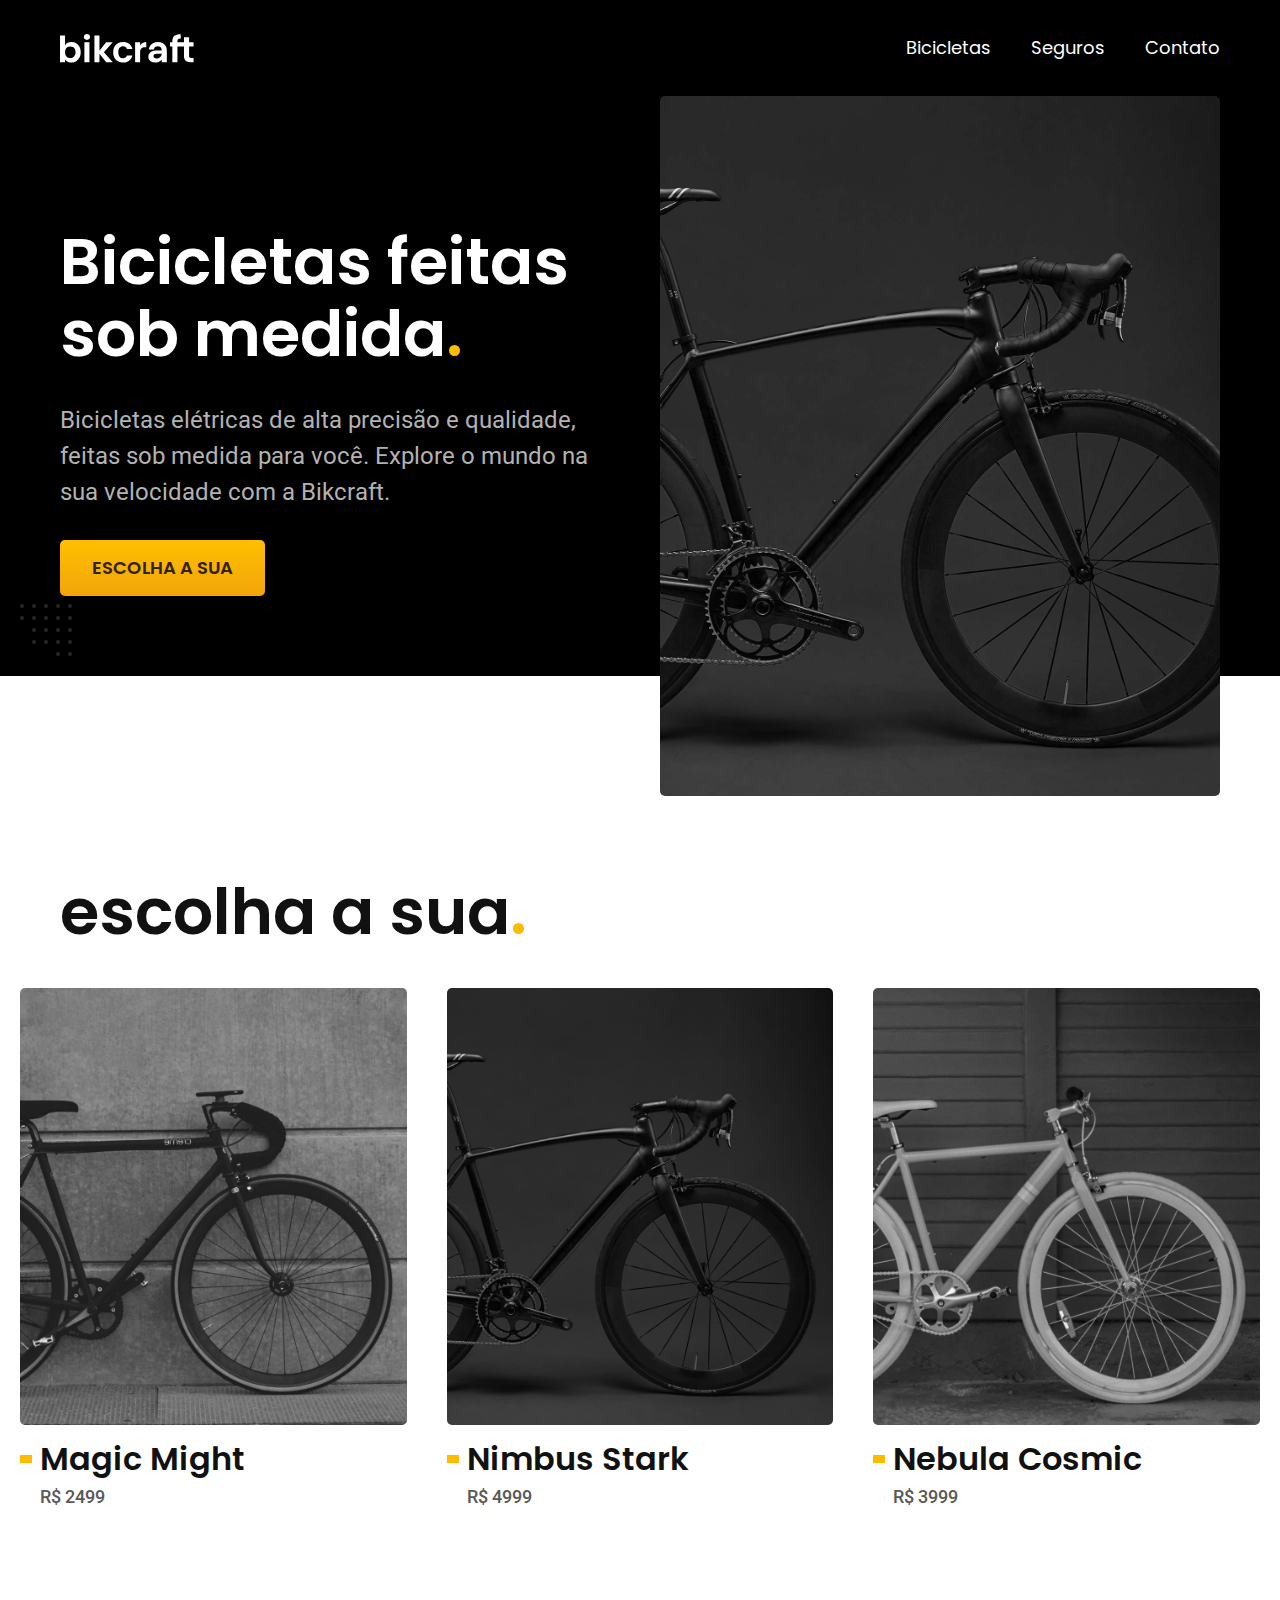
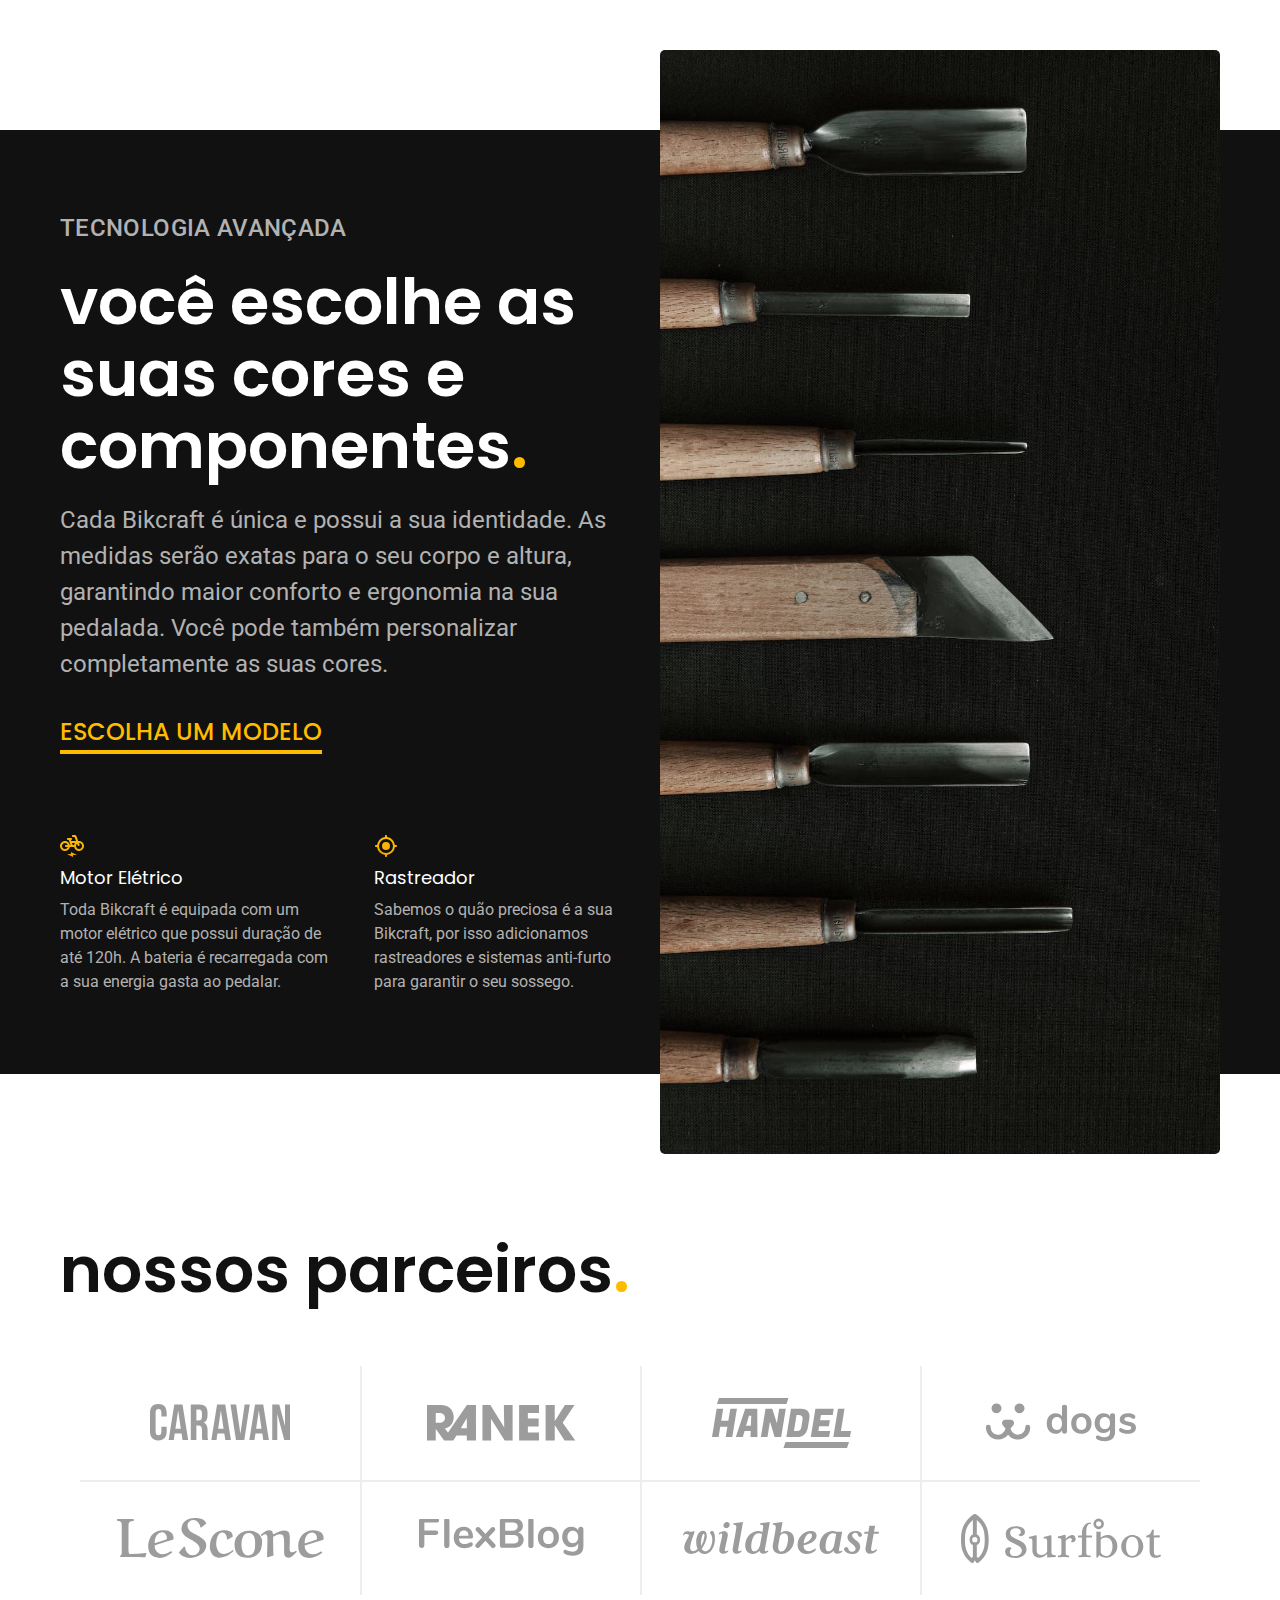
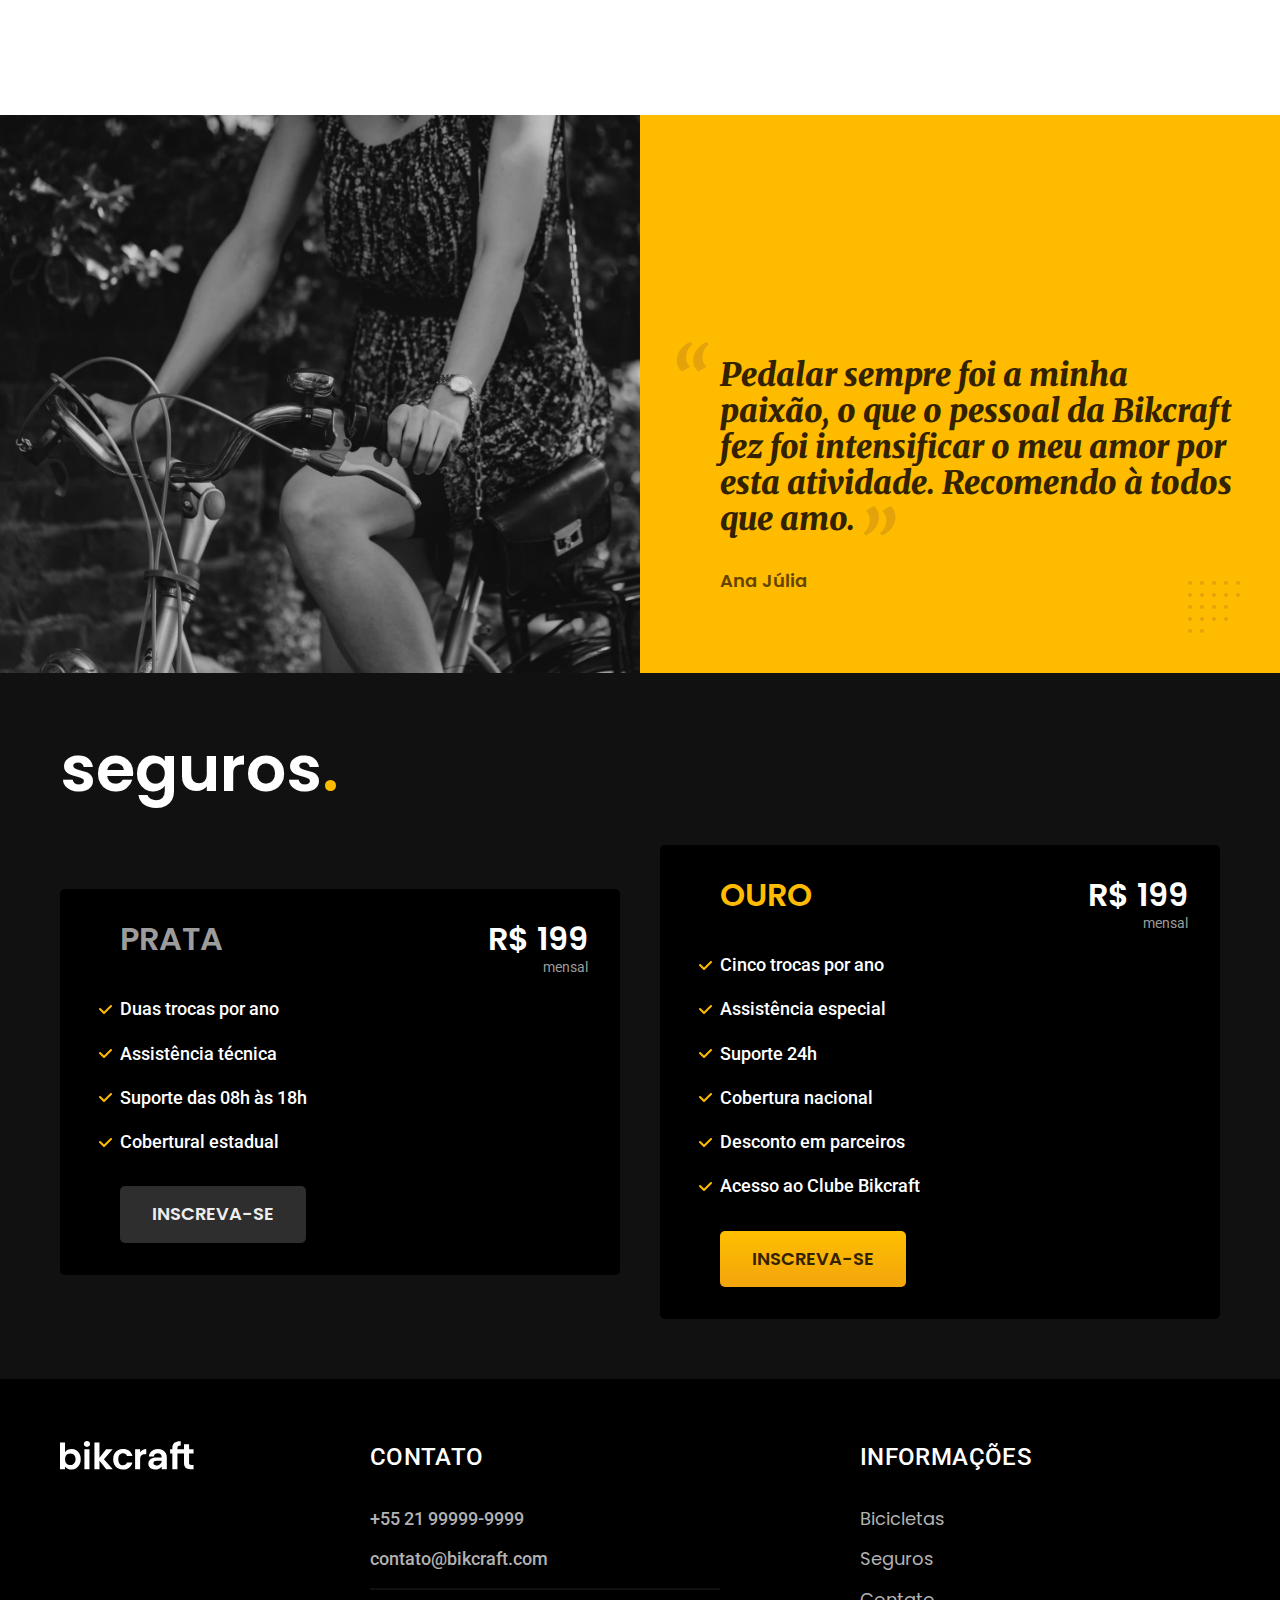
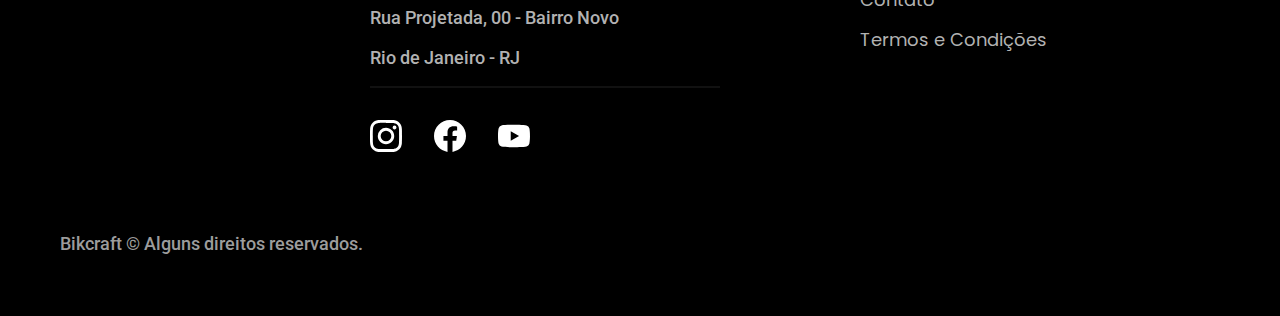
<file: index.html>
<!DOCTYPE html>
<html lang="pt-br">

<head>
    <meta charset="UTF-8">
    <meta name="viewport" content="width=device-width, initial-scale=1.0">
    <meta name="description" content="Bicicletas elétricas de alta precisão e qualidade, feitas sob medida para você. Explore o mundo na sua velocidade com a Bikcraft.">
    <title>Bikcraft - Bicicletas Elétricas</title>

    <link rel="icon" href="./favicon.svg" type="image/svg+xml">
    <link rel="preload" href="./css/style.min.css">
    <link rel="stylesheet" href="./css/style.min.css">

    <link rel="preconnect" href="https://fonts.googleapis.com">
    <link rel="preconnect" href="https://fonts.gstatic.com" crossorigin>
    <link href="https://fonts.googleapis.com/css2?family=Poppins:wght@400;600&family=Roboto:wght@400;500&display=swap" rel="stylesheet">
    <link rel="preconnect" href="https://fonts.googleapis.com">
    <link rel="preconnect" href="https://fonts.gstatic.com" crossorigin>
    <link href="https://fonts.googleapis.com/css2?family=Merriweather:ital,wght@1,900&display=swap" rel="stylesheet">
    <script>document.documentElement.classList.add('js')</script>
</head>

<body>
    <header class="header-bg">
        <div class="header container">
            <a href="./"><img src="./img/bikcraft.svg" width="136" height="32" alt="Bikcraft"></a>
            <nav aria-label="primaria">
                <ul class="header-menu font-6 cor-0">
                    <li> <a href="./bicicletas.html">Bicicletas</a></li>
                    <li> <a href="./seguros.html">Seguros</a></li>
                    <li> <a href="./contato.html">Contato</a></li>
                </ul>
            </nav>
        </div>
    </header>
    <main class="introducao-bg">
        <div class="container introducao">
            <div class="introducao-conteudo">
                <h1 class="font-1 cor-0">Bicicletas feitas sob medida<span class="cor-p1">.</span></h1>
                <p class="font-4 cor-5">Bicicletas elétricas de alta precisão e qualidade, feitas sob medida para você. Explore o mundo na sua velocidade com a Bikcraft.</p>
                <a class="botao" href="./bicicletas.html">Escolha a sua</a>
            </div>
            <div>
                <picture>
                    <source media="(max-width: 800px)" srcset="./img/bicicletas/nimbus.jpg">
                    <img src="./img/fotos/introducao.jpg" width="1280" height="1600" alt="Bicicleta preta com motor elétrico">
                </picture>
            </div>
        </div>
    </main>
    <article class="bicicletas-lista">
        <h2 class="container font-1">escolha a sua<span class="cor-p1">.</span></h2>

        <ul>
            <li>
                <a href="./bicicletas/magic.html">
                    <img src="./img/bicicletas/magic-home.jpg" width="920" height="1040" alt="Bicicleta preta">
                    <h3 class="font-2">Magic Might</h3>
                    <span class="font-8 cor-8">R$ 2499</span>
                </a>
            </li>
            <li>
                <a href="./bicicletas/nimbus.html">
                    <img src="./img/bicicletas/nimbus-home.jpg" width="920" height="1040" alt="Bicicleta preta">
                    <h3 class="font-2">Nimbus Stark</h3>
                    <span class="font-8 cor-8">R$ 4999</span>
                </a>
            </li>
            <li>
                <a href="./bicicletas/nebula.html">
                    <img src="./img/bicicletas/nebula-home.jpg" width="920" height="1040" alt="Bicicleta branca">
                    <h3 class="font-2">Nebula Cosmic</h3>
                    <span class="font-8 cor-8">R$ 3999</span>
                </a>
            </li>
        </ul>
    </article>

    <article class="tecnologia-bg">
        <div class="tecnologia container">
            <div class="tecnologia-conteudo">
                <span class="font-5 cor-5">Tecnologia Avançada</span>
                <h2 class="font-1 cor-0">você escolhe as suas cores e componentes<span class="cor-p1">.</span></h2>
                <p class="font-4 cor-5">Cada Bikcraft é única e possui a sua identidade. As medidas serão exatas para o seu corpo e altura, garantindo maior conforto e ergonomia na sua pedalada. Você pode também personalizar completamente as suas cores.</p>
                <a class="link" href="./bicicletas.html">Escolha um modelo</a>
                <div class="tecnologia-vantagens">
                    <div>
                        <img src="./img/icones/eletrica.svg" width="24" height="24" alt="">
                        <h3 class="font-6 cor-0">Motor Elétrico</h3>
                        <p class="font-10 cor-5">Toda Bikcraft é equipada com um motor elétrico que possui duração de até 120h. A bateria é recarregada com a sua energia gasta ao pedalar.</p>
                    </div>
                    <div>
                        <img src="./img/icones/rastreador.svg" width="24" height="24" alt="">
                        <h3 class="font-6 cor-0">Rastreador</h3>
                        <p class="font-10 cor-5">Sabemos o quão preciosa é a sua Bikcraft, por isso adicionamos rastreadores e sistemas anti-furto para garantir o seu sossego.</p>
                    </div>
                </div>
            </div>
            <div class="tecnologia-imagem">
                <img src="./img/fotos/tecnologia.jpg" width="1200" height="1920" alt="">
            </div>
        </div>
    </article>
    <section class="container  parceiros" aria-label="Nossos Parceiros">
        <h2 class="font-1 cor-11">nossos parceiros<span class="cor-p1">.</span></h2>
        <ul>
            <li><img src="./img/parceiros/caravan.svg" width="140" height="38" alt="caravan"></li>
            <li><img src="./img/parceiros/ranek.svg" width="149" height="36" alt="ranek"></li>
            <li><img src="./img/parceiros/handel.svg" width="139" height="50" alt="handel"></li>
            <li><img src="./img/parceiros/dogs.svg" width="152" height="39" alt="dogs"></li>
            <li><img src="./img/parceiros/lescone.svg" width="208" height="41" alt="lescone"></li>
            <li><img src="./img/parceiros/flexblog.svg" width="165" height="38" alt="flexblog"></li>
            <li><img src="./img/parceiros/wildbeast.svg" width="196" height="34" alt="wildbeast"></li>
            <li><img src="./img/parceiros/surfbot.svg" width="200" height="49" alt="surfbot"></li>
        </ul>
    </section>
    <section class="depoimento" aria-label="Depoimento">
        <div>
            <img src="./img/fotos/depoimento.jpg" width="1560" height="1360" alt="Pessoa pedalando uma bicicleta Bikcraft">
        </div>
        <div class="depoimento-conteudo">
            <blockquote class="font-2 cor-p5">
                <p>Pedalar sempre foi a minha paixão, o que o pessoal da Bikcraft fez foi intensificar o meu amor por esta atividade. Recomendo à todos que amo.</p>
            </blockquote>
            <span class="font-7 cor-p4">Ana Júlia</span>
        </div>
    </section>
    <article class="seguros-bg">
        <div class="seguros container">
            <h2 class="font-1 cor-0">seguros<span class="cor-p1">.</span></h2>
            <div class="seguros-item">
                <h3 class="font-2 cor-6">PRATA</h3>
                <span class="font-2 cor-0">R$ 199 <span class="font-11 cor-6">mensal</span></span>
                <ul class="font-8 cor-0">
                    <li>Duas trocas por ano</li>
                    <li>Assistência técnica</li>
                    <li>Suporte das 08h às 18h</li>
                    <li>Cobertural estadual</li>
                </ul>
                <a class="botao secundario" href="./orcamento.html?tipo=seguro&produto=prata">Inscreva-se</a>
            </div>
            <div class="seguros-item">
                <h3 class="font-2 cor-p1">OURO</h3>
                <span class="font-2 cor-0">R$ 199 <span class="font-11 cor-6">mensal</span></span>
                <ul class="font-8 cor-0">
                    <li>Cinco trocas por ano</li>
                    <li>Assistência especial</li>
                    <li>Suporte 24h</li>
                    <li>Cobertura nacional</li>
                    <li>Desconto em parceiros</li>
                    <li>Acesso ao Clube Bikcraft</li>
                </ul>
                <a class="botao" href="./orcamento.html?tipo=seguro&produto=ouro">Inscreva-se</a>
            </div>
        </div>
    </article>
    <footer class="footer-bg">
        <div class="footer container">
            <img src="./img/bikcraft.svg" width="136" height="32" alt="Bikcraft">
            <div class="footer-contato">
                <h3 class="font-5 cor-0">Contato</h3>
                <ul class="cor-5 font-8">
                    <li>+55 21 99999-9999</li>
                    <li>contato@bikcraft.com</li>
                    <li>Rua Projetada, 00 - Bairro Novo</li>
                    <li>Rio de Janeiro - RJ</li>
                </ul>
                <div class="footer-redes">
                    <a href="./"><img src="./img/redes/instagram.svg" width="32" height="32" alt="Instagram"></a>
                    <a href="./"><img src="./img/redes/facebook.svg" width="32" height="32" alt="Facebook"></a>
                    <a href="./"><img src="./img/redes/youtube.svg" width="32" height="32" alt="Youtube"></a>
                </div>
            </div>
            <div class="footer-info">
                <h3 class="font-5 cor-0">Informações</h3>
                <nav>
                    <ul class="font-6 cor-5">
                        <li><a href="./bicicletas.html">Bicicletas</a></li>
                        <li><a href="./seguros.html">Seguros</a></li>
                        <li><a href="./contato.html">Contato</a></li>
                        <li><a href="./termos.html">Termos e Condições</a></li>
                    </ul>
                </nav>
            </div>
            <p class="footer-copy font-8 cor-6">Bikcraft © Alguns direitos reservados.</p>
        </div>
    </footer>
    <script src="./js/script.js"></script>
</body>

</html>
</file>
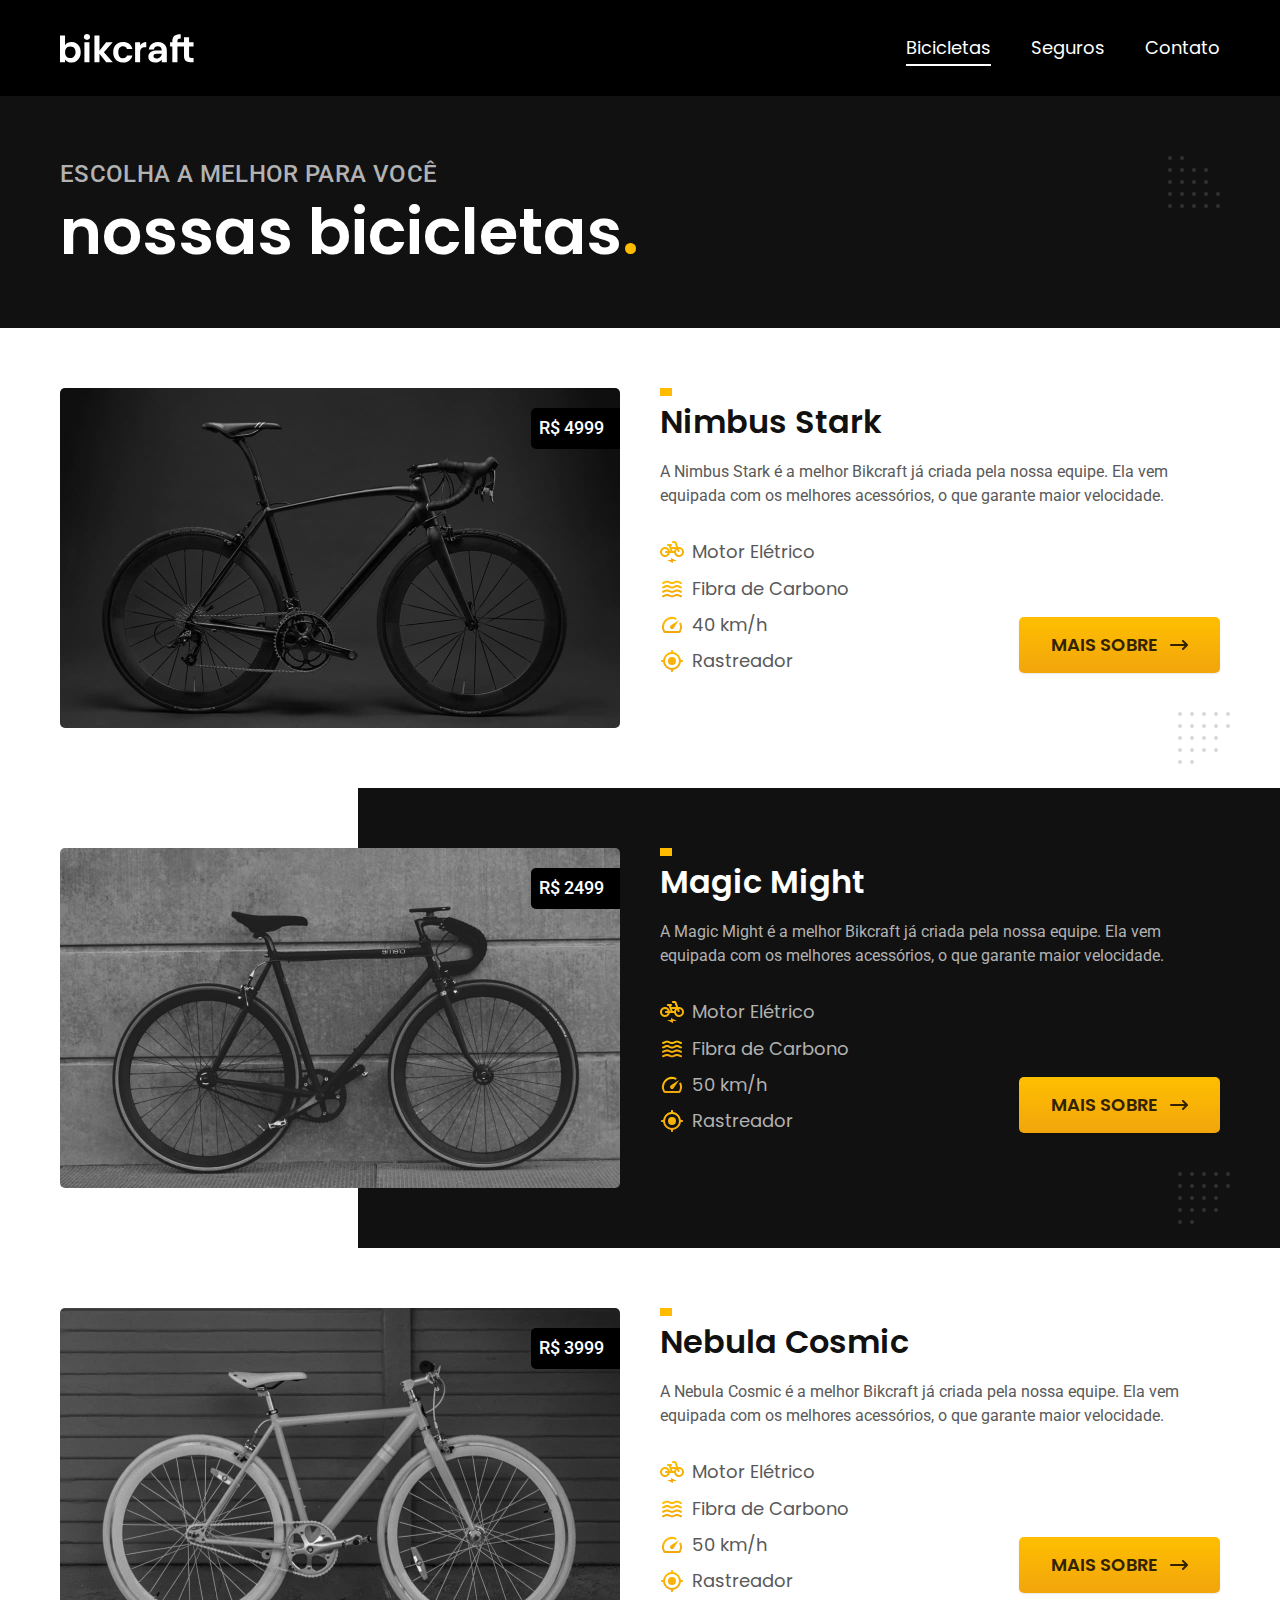
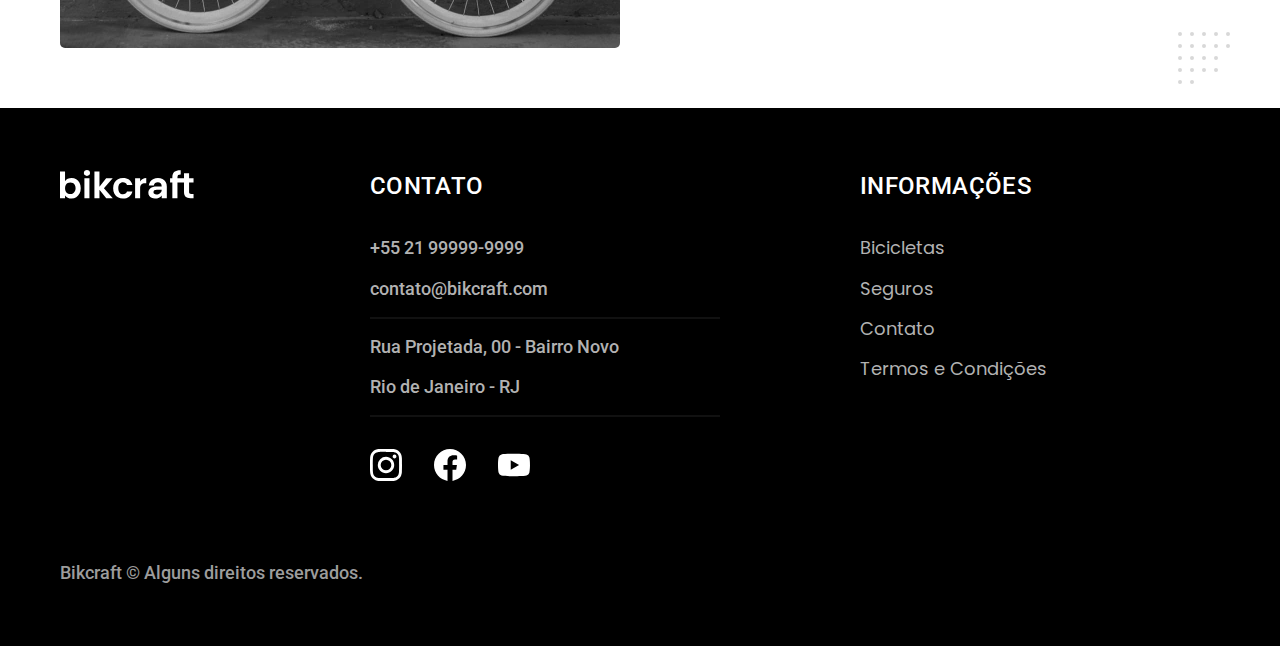
<file: bicicletas.html>
<!DOCTYPE html>
<html lang="pt-br">
  <head>
    <meta charset="UTF-8"/>
    <meta name="viewport" content="width=device-width, initial-scale=1.0"/>
    <title>Bicicletas | Bikcraft</title>
    <meta
      name="description"
      content="Termos e Condições | Bicicletas elétricas de alta precisão e qualidade, feitas sob medida para você."/>
    <link rel="stylesheet" href="./css/style.min.css"/>
    <link rel="preconnect" href="https://fonts.googleapis.com"/>
    <link rel="preconnect" href="https://fonts.gstatic.com" crossorigin/>
    <link
      href="https://fonts.googleapis.com/css2?family=Poppins:wght@400;600&family=Roboto:wght@400;500&display=swap"
      rel="stylesheet"/>
    <link rel="preconnect" href="https://fonts.googleapis.com"/>
    <link rel="preconnect" href="https://fonts.gstatic.com" crossorigin/>
    <link href="https://fonts.googleapis.com/css2?family=Merriweather:ital,wght@1,900&display=swap" rel="stylesheet"/>
  <script>document.documentElement.classList.add('js')</script>
</head>
  <body id="bicicletas">
    <header class="header-bg">
      <div class="header container">
        <a href="./"><img src="./img/bikcraft.svg" alt="Bikcraft"/></a>
        <nav aria-label="primaria">
          <ul class="header-menu font-6 cor-0">
            <li><a href="./bicicletas.html">Bicicletas</a></li>
            <li><a href="./seguros.html">Seguros</a></li>
            <li><a href="./contato.html">Contato</a></li>
          </ul>
        </nav>
      </div>
    </header>

    <main>
      <div class="titulo-bg">
        <div class="titulo container">
          <p class="font-5 cor-5">Escolha a melhor para você</p>
          <h1 class="font-1 cor-0">nossas bicicletas<span class="cor-p1">.</span>
          </h1>
        </div>
      </div>

      <div class="bicicletas container">
        <div class="bicicletas-imagem">
          <img src="./img/bicicletas/nimbus.jpg" alt="Bicicleta nimbus" />
          <span class="font-8 cor-0">R$ 4999</span>
        </div>
        <div class="bicicletas-conteudo">
          <h2 class="font-2">Nimbus Stark</h2>
          <p class="font-10 cor-8">
            A Nimbus Stark é a melhor Bikcraft já criada pela nossa equipe. Ela
            vem equipada com os melhores acessórios, o que garante maior
            velocidade.
          </p>
          <ul class="font-6 cor-8">
            <li>
              <img src="./img/icones/eletrica.svg" alt="" />Motor Elétrico
            </li>
            <li>
              <img src="./img/icones/carbono.svg" alt="" />Fibra de Carbono
            </li>
            <li><img src="./img/icones/velocidade.svg" alt="" />40 km/h</li>
            <li><img src="./img/icones/rastreador.svg" alt="" />Rastreador</li>
          </ul>
          <a class="botao seta" href="./bicicletas/nimbus.html">Mais Sobre</a>
        </div>
      </div>

      <div class="bicicletas-bg">
        <div class="bicicletas container">
          <div class="bicicletas-imagem">
            <img src="./img/bicicletas/magic.jpg" alt="Bicicleta Magic" />
            <span class="font-8 cor-0">R$ 2499</span>
          </div>
          <div class="bicicletas-conteudo">
            <h2 class="font-2 cor-0">Magic Might</h2>
            <p class="font-10 cor-5">
              A Magic Might é a melhor Bikcraft já criada pela nossa equipe. Ela
              vem equipada com os melhores acessórios, o que garante maior
              velocidade.
            </p>
            <ul class="font-6 cor-5">
              <li>
                <img src="./img/icones/eletrica.svg" alt="" />Motor Elétrico
              </li>
              <li>
                <img src="./img/icones/carbono.svg" alt="" />Fibra de Carbono
              </li>
              <li><img src="./img/icones/velocidade.svg" alt="" />50 km/h</li>
              <li>
                <img src="./img/icones/rastreador.svg" alt="" />Rastreador
              </li>
            </ul>
            <a class="botao seta" href="./bicicletas/magic.html">Mais Sobre</a>
          </div>
        </div>
      </div>

      <div class="bicicletas container">
        <div class="bicicletas-imagem">
          <img src="./img/bicicletas/nebula.jpg" alt="Bicicleta Nebula"/>
          <span class="font-8 cor-0">R$ 3999</span>
        </div>
        <div class="bicicletas-conteudo">
          <h2 class="font-2">Nebula Cosmic</h2>
          <p class="font-10 cor-8">
            A Nebula Cosmic é a melhor Bikcraft já criada pela nossa equipe. Ela
            vem equipada com os melhores acessórios, o que garante maior
            velocidade.</p>
          <ul class="font-6 cor-8">
            <li>
              <img src="./img/icones/eletrica.svg" alt=""/>Motor Elétrico
            </li>
            <li>
              <img src="./img/icones/carbono.svg" alt=""/>Fibra de Carbono
            </li>
            <li><img src="./img/icones/velocidade.svg" alt=""/>50 km/h</li>
            <li><img src="./img/icones/rastreador.svg" alt=""/>Rastreador</li>
          </ul>
          <a class="botao seta" href="./bicicletas/nebula.html">Mais Sobre</a>
        </div>
      </div>
    </main>

    <footer class="footer-bg">
      <div class="footer container">
        <img src="./img/bikcraft.svg" alt="Bikcraft" />
        <div class="footer-contato">
          <h3 class="font-5 cor-0">Contato</h3>
          <ul class="cor-5 font-8">
            <li>+55 21 99999-9999</li>
            <li>contato@bikcraft.com</li>
            <li>Rua Projetada, 00 - Bairro Novo</li>
            <li>Rio de Janeiro - RJ</li>
          </ul>
          <div class="footer-redes">
            <a href="./"
              ><img src="./img/redes/instagram.svg" alt="Instagram"
            /></a>
            <a href="./"
              ><img src="./img/redes/facebook.svg" alt="Facebook"
            /></a>
            <a href="./"><img src="./img/redes/youtube.svg" alt="Youtube" /></a>
          </div>
        </div>
        <div class="footer-info">
          <h3 class="font-5 cor-0">Informações</h3>
          <nav>
            <ul class="font-6 cor-5">
              <li><a href="./bicicletas.html">Bicicletas</a></li>
              <li><a href="./seguros.html">Seguros</a></li>
              <li><a href="./contato.html">Contato</a></li>
              <li><a href="./termos.html">Termos e Condições</a></li>
            </ul>
          </nav>
        </div>
        <p class="footer-copy font-8 cor-6">
          Bikcraft © Alguns direitos reservados.
        </p>
      </div>
    </footer>
      <script src="./js/script.js"></script>
</body>
</html>
</file>
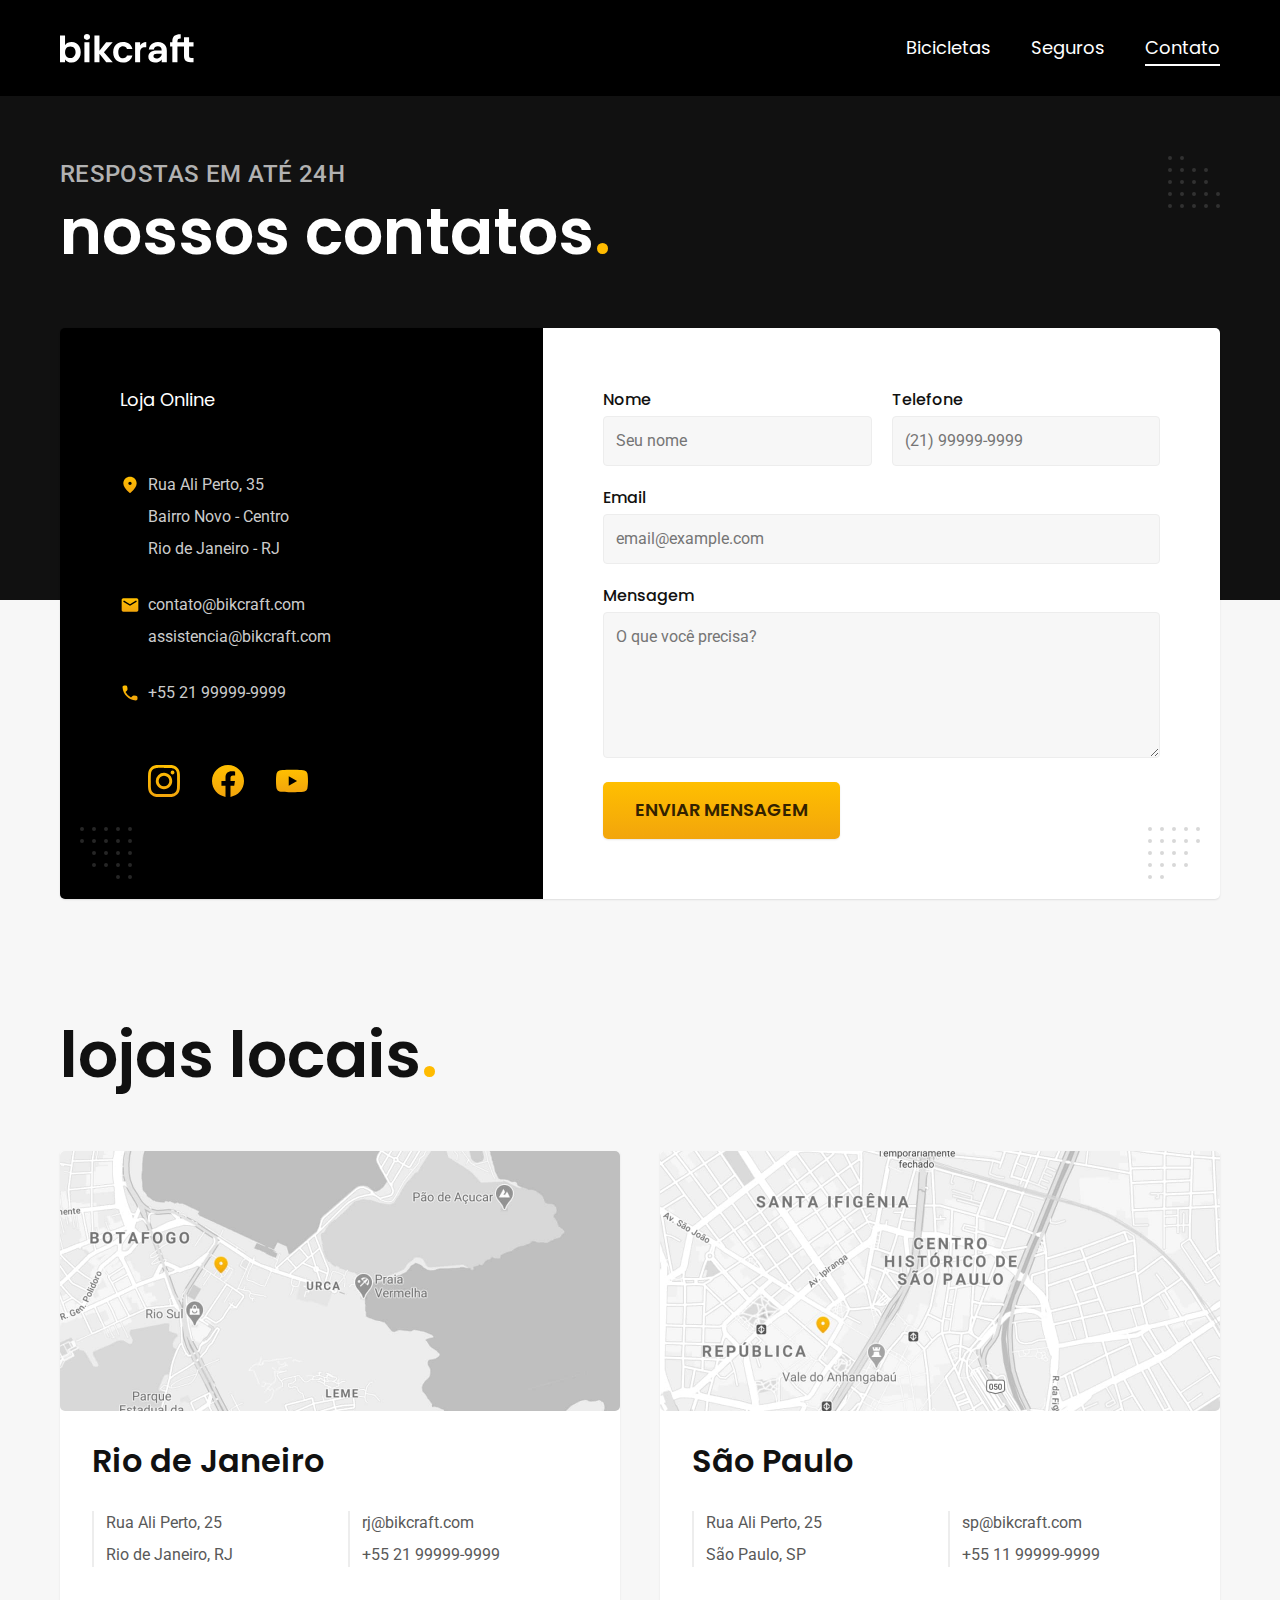
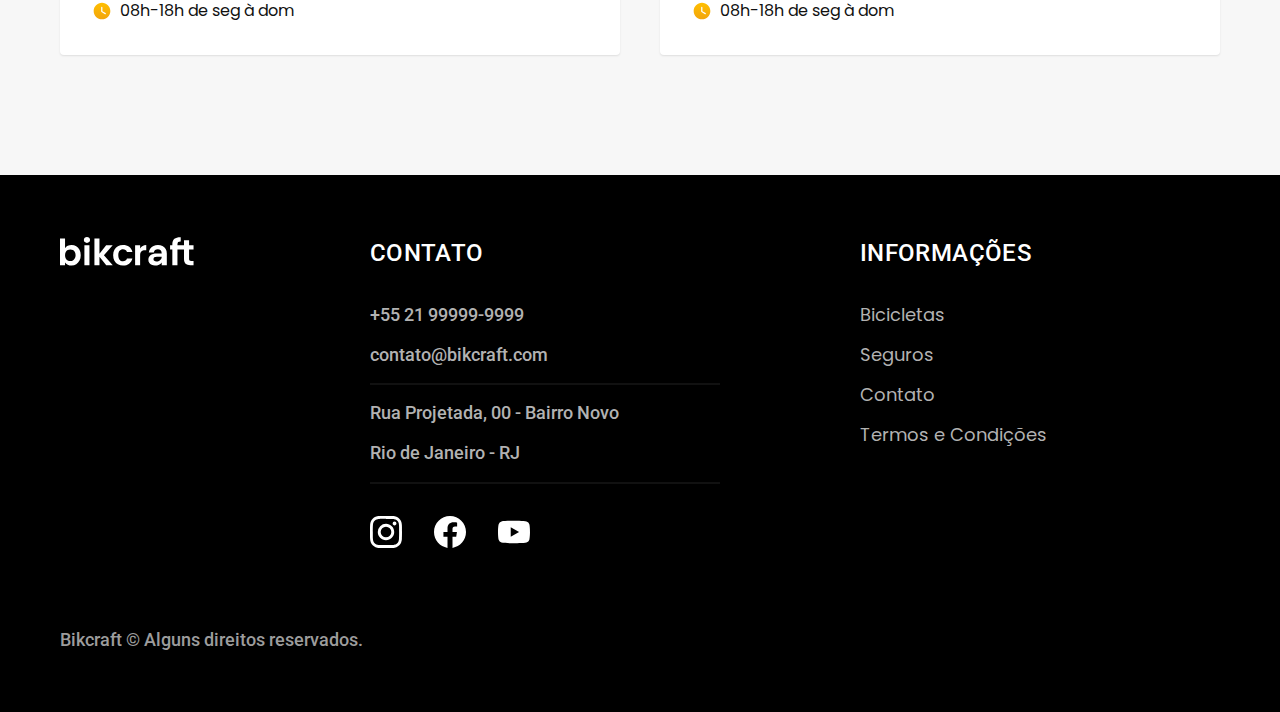
<file: contato.html>
<!DOCTYPE html>
<html lang="pt-br">
<head>
    <meta charset="UTF-8">
    <meta name="viewport" content="width=device-width, initial-scale=1.0">
    <title>Contato | Bikcraft</title>
    <meta name="description" content="Termos e Condições | Bicicletas elétricas de alta precisão e qualidade, feitas sob medida para você.">
    <link rel="icon" href="./favicon.svg" type="image/svg+xml">
    <link rel="preload" href="./css/style.min.css">
    <link rel="stylesheet" href="./css/style.min.css">
    <link rel="preconnect" href="https://fonts.googleapis.com">
    <link rel="preconnect" href="https://fonts.gstatic.com" crossorigin>
    <link href="https://fonts.googleapis.com/css2?family=Poppins:wght@400;600&family=Roboto:wght@400;500&display=swap" rel="stylesheet">
    <link rel="preconnect" href="https://fonts.googleapis.com">
    <link rel="preconnect" href="https://fonts.gstatic.com" crossorigin>
    <link href="https://fonts.googleapis.com/css2?family=Merriweather:ital,wght@1,900&display=swap" rel="stylesheet">

<script>document.documentElement.classList.add('js')</script>
</head>
<body id="contato">
    <header class="header-bg">
    <div class="header container">
          <a href="./"><img src="./img/bikcraft.svg" alt="Bikcraft"></a>
        <nav aria-label="primaria">
          <ul class="header-menu font-6 cor-0">
            <li> <a href="./bicicletas.html">Bicicletas</a></li>
            <li> <a href="./seguros.html">Seguros</a></li>
            <li> <a href="./contato.html">Contato</a></li>
          </ul>
        </nav>
    </div>
</header>

<main>
    <div class="titulo-bg">
        <div class="titulo container">
            <p class="font-5 cor-5">Respostas em até 24h</p>
            <h1 class="font-1 cor-0">nossos contatos<span class="cor-p1">.</span></h1>
        </div>
    </div>

    <div class="contato container">
        <section class="contato-dados" aria-label="Endereço">
            <h2 class="font-6 cor-0">Loja Online</h2>
            <div class="contato-endereco font-10 cor-4">
                <p>Rua Ali Perto, 35</p>
                <p>Bairro Novo - Centro</p>
                <p>Rio de Janeiro - RJ</p>
            </div>
            <address class="contato-meios font-10 cor-4">
                <a href="mailto:contato@bikcraft.com">contato@bikcraft.com</a>
                <a href="mailto:assistencia@bikcraft.com">assistencia@bikcraft.com</a>
                <a href="tel:+5521999999999">+55 21 99999-9999</a>
            </address>
            <div class="contato-redes">
                <a href="./"><img src="./img/redes/instagram-p.svg" alt="Instagram"></a>
                <a href="./"><img src="./img/redes/facebook-p.svg" alt="Facebook"></a>
                <a href="./"><img src="./img/redes/youtube-p.svg" alt="Youtube"></a>
            </div>
        </section>
        <section class="contato-formulario" aria-label="Formulário">
            <form class="form" action="./enviar.php" method="post">
                <div>
                    <label for="nome">Nome</label>
                    <input type="text" id="nome" name="nome" placeholder="Seu nome">
                </div>
                <div>
                    <label for="telefone">Telefone</label>
                    <input type="text" id="telefone" name="telefone" placeholder="(21) 99999-9999">
                </div>
                <div class="col-2">
                    <label for="email">Email</label>
                    <input type="email" id="email" name="email required" placeholder="email@example.com">
                </div>
                <div class="col-2">
                    <label for="mensagem">Mensagem</label>
                    <textarea rows="5" id="mensagem" name="mensagem" placeholder="O que você precisa?"></textarea>
                </div>
                <button class="botao col-2">Enviar Mensagem</button>
            </form>
        </section>
    </div>
</main>

<article class="lojas container">
    <h2 class="font-1">lojas locais<span class="cor-p1">.</span></h2>
    <div class="lojas-item">
        <img src="./img/lojas/rj.jpg" alt="mapa marcando o endereço em Rua Ali Perto, 25 - Rio de Janeiro - RJ">
    <div class="lojas-conteudo">
        <h3 class="font-2">Rio de Janeiro</h3>
        <div class="lojas-dados font-10 cor-8">
            <p>Rua Ali Perto, 25</p>
            <p>Rio de Janeiro, RJ</p>
        </div>
        <div class="lojas-dados font-10 cor-8">
            <a href="mailto:rj@bikcraft.com">rj@bikcraft.com</a>
            <a href="tel:+5521999999999">+55 21 99999-9999</a>
        </div>
        <p class="lojas-tempo font-9"><img src="./img/icones/horario.svg" alt="">08h-18h de seg à dom</p>
        </div>
    </div>

    <div class="lojas-item">
        <img src="./img/lojas/sp.jpg" alt="mapa marcando o endereço em Rua Ali Perto, 25 - Rio de Janeiro - RJ">
    <div class="lojas-conteudo">
        <h3 class="font-2">São Paulo</h3>
        <div class="lojas-dados font-10 cor-8">
            <p>Rua Ali Perto, 25</p>
            <p>São Paulo, SP</p>
        </div>
        <div class="lojas-dados font-10 cor-8">
            <a href="mailto:sp@bikcraft.com">sp@bikcraft.com</a>
            <a href="tel:+5511999999999">+55 11 99999-9999</a>
        </div>
        <p class="lojas-tempo font-9"><img src="./img/icones/horario.svg" alt="">08h-18h de seg à dom</p>
        </div>
    </div>      
</article>

<footer class="footer-bg">
    <div class="footer container">
        <img src="./img/bikcraft.svg" alt="Bikcraft">
    <div class="footer-contato">
        <h3 class="font-5 cor-0">Contato</h3>
        <ul class="cor-5 font-8">
            <li>+55 21 99999-9999</li>
            <li>contato@bikcraft.com</li>
            <li>Rua Projetada, 00 - Bairro Novo</li>
            <li>Rio de Janeiro - RJ</li>
        </ul>
        <div class="footer-redes">
            <a href="./"><img src="./img/redes/instagram.svg" alt="Instagram"></a>
            <a href="./"><img src="./img/redes/facebook.svg" alt="Facebook"></a>
            <a href="./"><img src="./img/redes/youtube.svg" alt="Youtube"></a>
         </div>
        </div>
        <div class="footer-info">
            <h3 class="font-5 cor-0">Informações</h3>
            <nav>
                <ul class="font-6 cor-5">
                    <li><a href="./bicicletas.html">Bicicletas</a></li>
                    <li><a href="./seguros.html">Seguros</a></li>
                    <li><a href="./contato.html">Contato</a></li>
                    <li><a href="./termos.html">Termos e Condições</a></li>
                </ul>
            </nav>
        </div>
        <p class="footer-copy font-8 cor-6">Bikcraft © Alguns direitos reservados.</p>
    </div>
</footer>
    <script src="./js/script.js"></script>
    <script src="./js/formulario.js"></script>
</body>
</html>
</file>
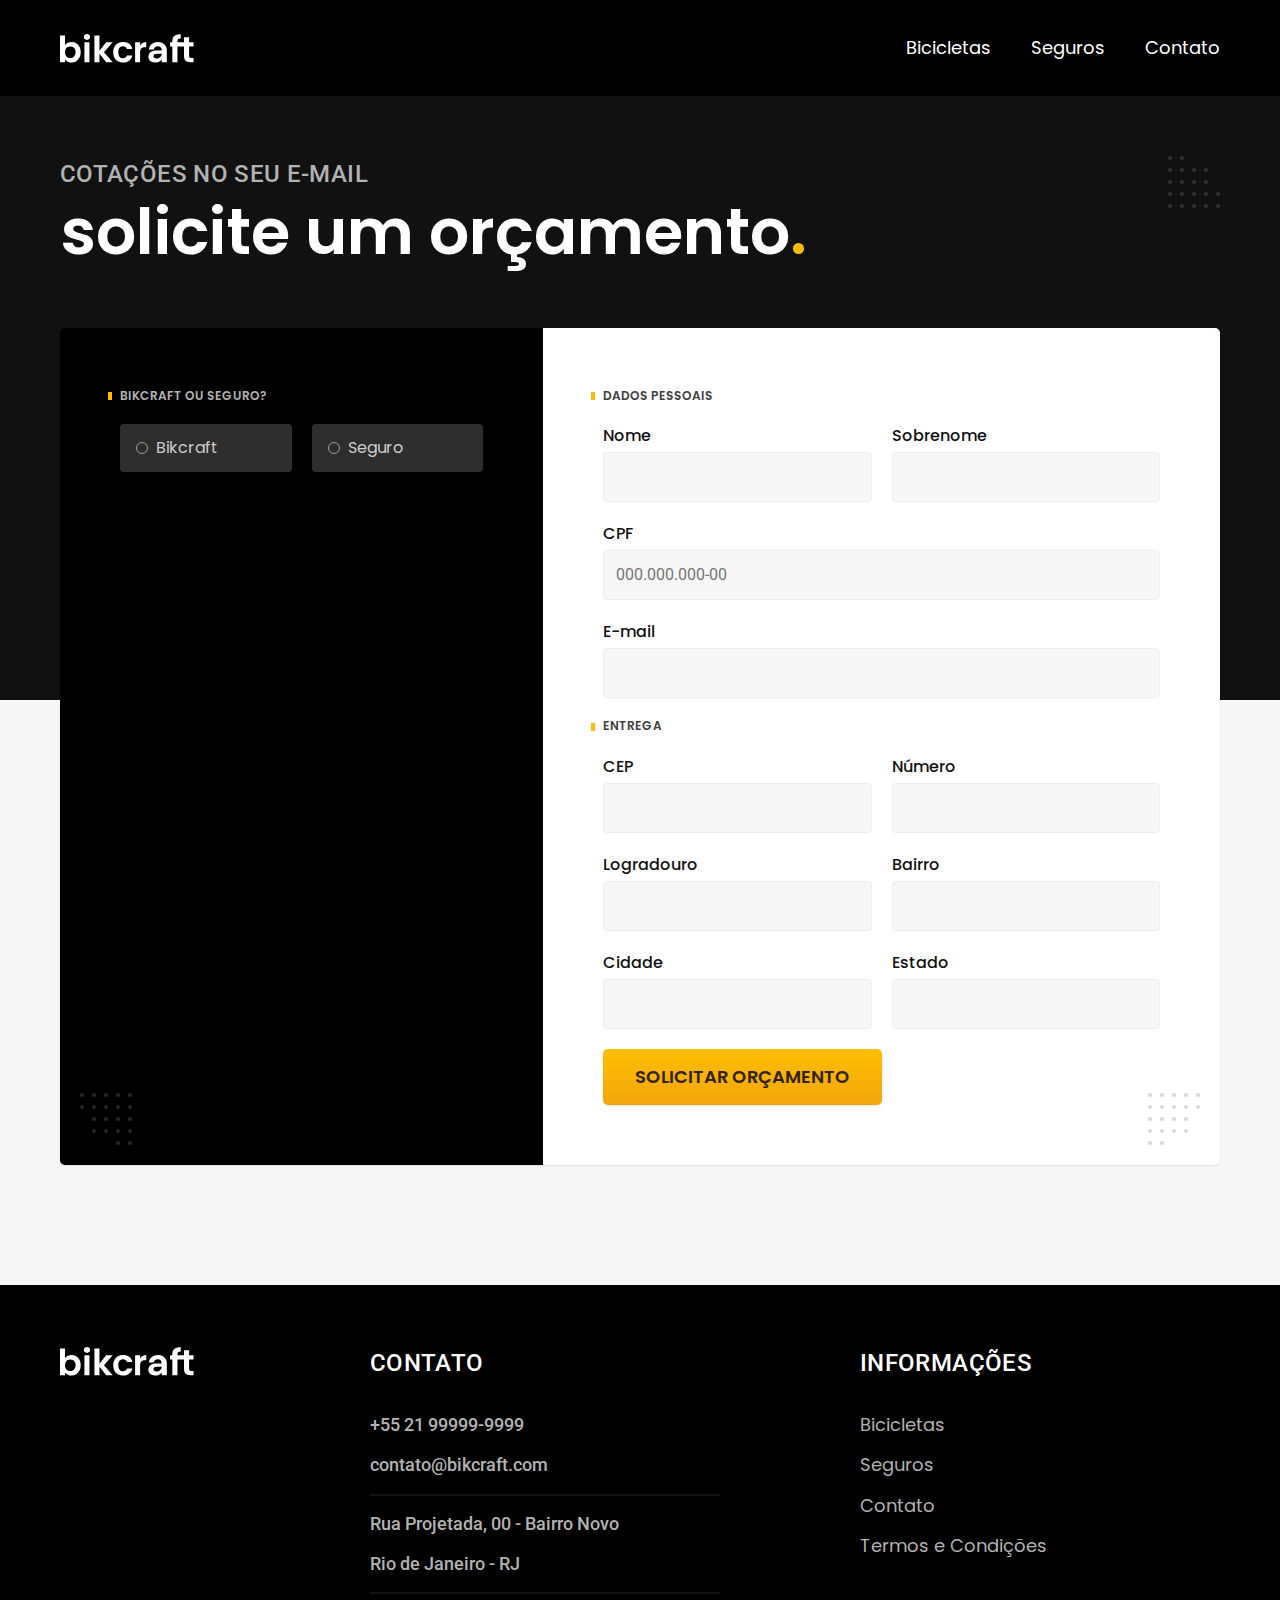
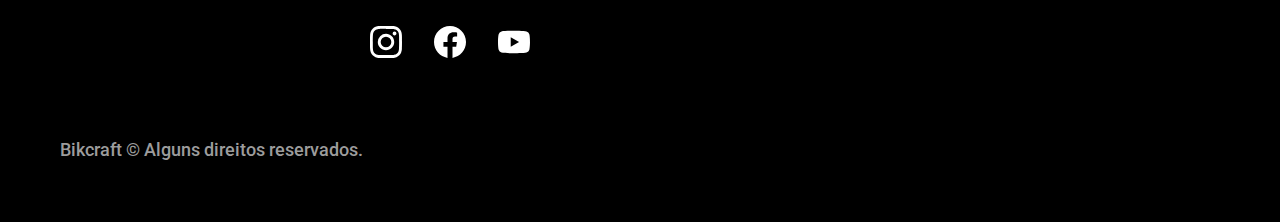
<file: orcamento.html>
<!DOCTYPE html>
<html lang="pt-br">
<head>
    <meta charset="UTF-8">
    <meta name="viewport" content="width=device-width, initial-scale=1.0">
    <title>Orçamento | Bikcraft</title>
    <meta name="description" content="Orçamento | Bicicletas elétricas de alta precisão e qualidade, feitas sob medida para você.">
    <link rel="icon" href="./favicon.svg" type="image/svg+xml">
    <link rel="preload" href="./css/style.min.css">
    <link rel="stylesheet" href="./css/style.min.css">
    <link rel="preconnect" href="https://fonts.googleapis.com">
    <link rel="preconnect" href="https://fonts.gstatic.com" crossorigin>
    <link href="https://fonts.googleapis.com/css2?family=Poppins:wght@400;600&family=Roboto:wght@400;500&display=swap" rel="stylesheet">
    <link rel="preconnect" href="https://fonts.googleapis.com">
    <link rel="preconnect" href="https://fonts.gstatic.com" crossorigin>
    <link href="https://fonts.googleapis.com/css2?family=Merriweather:ital,wght@1,900&display=swap" rel="stylesheet">
<script>document.documentElement.classList.add('js')</script>
</head>
<body id="orcamento">
    <header class="header-bg">
    <div class="header container">
          <a href="./"><img src="./img/bikcraft.svg" alt="Bikcraft"></a>
        <nav aria-label="primaria">
          <ul class="header-menu font-6 cor-0">
            <li> <a href="./bicicletas.html">Bicicletas</a></li>
            <li> <a href="./seguros.html">Seguros</a></li>
            <li> <a href="./contato.html">Contato</a></li>
          </ul>
        </nav>
    </div>
</header>

<main>
    <div class="titulo-bg">
        <div class="titulo container">
            <p class="font-5 cor-5">Cotações no seu e-mail</p>
            <h1 class="font-1 cor-0">solicite um orçamento<span class="cor-p1">.</span></h1>
        </div>
    </div>
    <form class="orcamento container" action="./enviar.php" method="post">
        <div class="orcamento-produto">
            <h2 class="font-12 cor-5">Bikcraft ou Seguro?</h2>

            <input type="radio" name="tipo" value="bikcraft" id="bikcraft">
            <label for="bikcraft">Bikcraft</label>

            <input type="radio" name="tipo" value="seguro" id="seguro">
            <label for="seguro">Seguro</label>

            <div class="orcamento-conteudo" id="orcamento-bikcraft">
                <h2 class="font-12 cor-4">Escolha a sua</h2>

                <input type="radio" name="produto" value="nimbus" id="nimbus">
                <label for="nimbus">Nimbus Stark <span>R$ 4999</span></label>
                <div class="orcamento-detalhes">
                    <ul class="font-12 cor-8">
                        <li><img src="./img/icones/eletrica.svg" alt="">Motor Elétrico</li>
                        <li><img src="./img/icones/carbono.svg" alt="">Fibra de Carbono</li>
                        <li><img src="./img/icones/velocidade.svg" alt="">50 km/h</li>
                        <li><img src="./img/icones/rastreador.svg" alt="">Rastreador</li>
                    </ul>
                    <img src="./img/bicicletas/nimbus.jpg" alt="Bicicleta preta">
                </div>

                <input type="radio" name="produto" value="magic" id="magic">
                <label for="magic">Magic Might <span>R$ 2499</span></label>
                <div class="orcamento-detalhes">
                    <ul class="font-12 cor-8">
                        <li><img src="./img/icones/eletrica.svg" alt="">Motor Elétrico</li>
                        <li><img src="./img/icones/carbono.svg" alt="">Fibra de Carbono</li>
                        <li><img src="./img/icones/velocidade.svg" alt="">40 km/h</li>
                        <li><img src="./img/icones/rastreador.svg" alt="">Rastreador</li>
                    </ul>
                    <img src="./img/bicicletas/magic.jpg" alt="Bicicleta cinza">
                </div>

                <input type="radio" name="produto" value="nebula" id="nebula">
                <label for="nebula">Nebula Cosmic <span>R$ 3999</span></label>
                <div class="orcamento-detalhes">
                    <ul class="font-12 cor-8">
                        <li><img src="./img/icones/eletrica.svg" alt="">Motor Elétrico</li>
                        <li><img src="./img/icones/carbono.svg" alt="">Fibra de Carbono</li>
                        <li><img src="./img/icones/velocidade.svg" alt="">50 km/h</li>
                        <li><img src="./img/icones/rastreador.svg" alt="">Rastreador</li>
                    </ul>
                    <img src="./img/bicicletas/nebula.jpg" alt="Bicicleta branca">
                </div>
            </div>

            <div class="orcamento-conteudo" id="orcamento-seguro">
                <h2 class="font-12 cor-4">Escolha o plano</h2>

                <input type="radio" name="produto" value="prata" id="prata">
                <label for="prata">Prata <span>R$ 199</span></label>

                <input type="radio" name="produto" value="ouro" id="ouro">
                <label for="ouro">Ouro <span>R$ 299</span></label>
            </div>

        </div>
        <div class="orcamento-dados form">
                <h2 class="font-12 cor-9 col-2">Dados pessoais</h2>
            <div>
                <label for="nome">Nome</label>
                <input type="text" id="nome" name="nome">
            </div>
            <div>
                <label for="sobrenome">Sobrenome</label>
                <input type="text" id="sobrenome" name="sobrenome">
            </div>
            <div class="col-2">
                <label for="cpf">CPF</label>
                <input type="text" id="cpf" name="cpf" placeholder="000.000.000-00">
            </div>
            <div class="col-2">
                <label for="email">E-mail</label>
                <input type="email" id="email" name="email" required>
            </div>
                <h2 class="font-12 cor-9 col-2">Entrega</h2>
            <div>
                <label for="cep">CEP</label>
                <input type="text" id="cep" name="cep">
            </div>
            <div>
                <label for="numero">Número</label>
                <input type="text" id="numero" name="numero">
            </div>
            <div>
                <label for="logradouro">Logradouro</label>
                <input type="text" id="logradouro" name="logradouro">
            </div>
            <div>
                <label for="bairro">Bairro</label>
                <input type="text" id="bairro" name="bairro">
            </div>
            <div>
                <label for="cidade">Cidade</label>
                <input type="text" id="cidade" name="cidade">
            </div>
            <div>
                <label for="estado">Estado</label>
                <input type="text" id="estado" name="estado">
            </div>
            <button class="botao col-2">Solicitar Orçamento</button>
        </div>
    </form>
</main>

<footer class="footer-bg">
    <div class="footer container">
        <img src="./img/bikcraft.svg" alt="Bikcraft">
    <div class="footer-contato">
        <h3 class="font-5 cor-0">Contato</h3>
        <ul class="cor-5 font-8">
            <li>+55 21 99999-9999</li>
            <li>contato@bikcraft.com</li>
            <li>Rua Projetada, 00 - Bairro Novo</li>
            <li>Rio de Janeiro - RJ</li>
        </ul>
        <div class="footer-redes">
            <a href="./"><img src="./img/redes/instagram.svg" alt="Instagram"></a>
            <a href="./"><img src="./img/redes/facebook.svg" alt="Facebook"></a>
            <a href="./"><img src="./img/redes/youtube.svg" alt="Youtube"></a>
         </div>
        </div>
        <div class="footer-info">
            <h3 class="font-5 cor-0">Informações</h3>
            <nav>
                <ul class="font-6 cor-5">
                    <li><a href="./bicicletas.html">Bicicletas</a></li>
                    <li><a href="./seguros.html">Seguros</a></li>
                    <li><a href="./contato.html">Contato</a></li>
                    <li><a href="./termos.html">Termos e Condições</a></li>
                </ul>
            </nav>
        </div>
        <p class="footer-copy font-8 cor-6">Bikcraft © Alguns direitos reservados.</p>
    </div>
</footer>
    <script src="./js/script.js"></script>
    <script src="./js/formulario.js"></script>
</body>
</html>
</file>
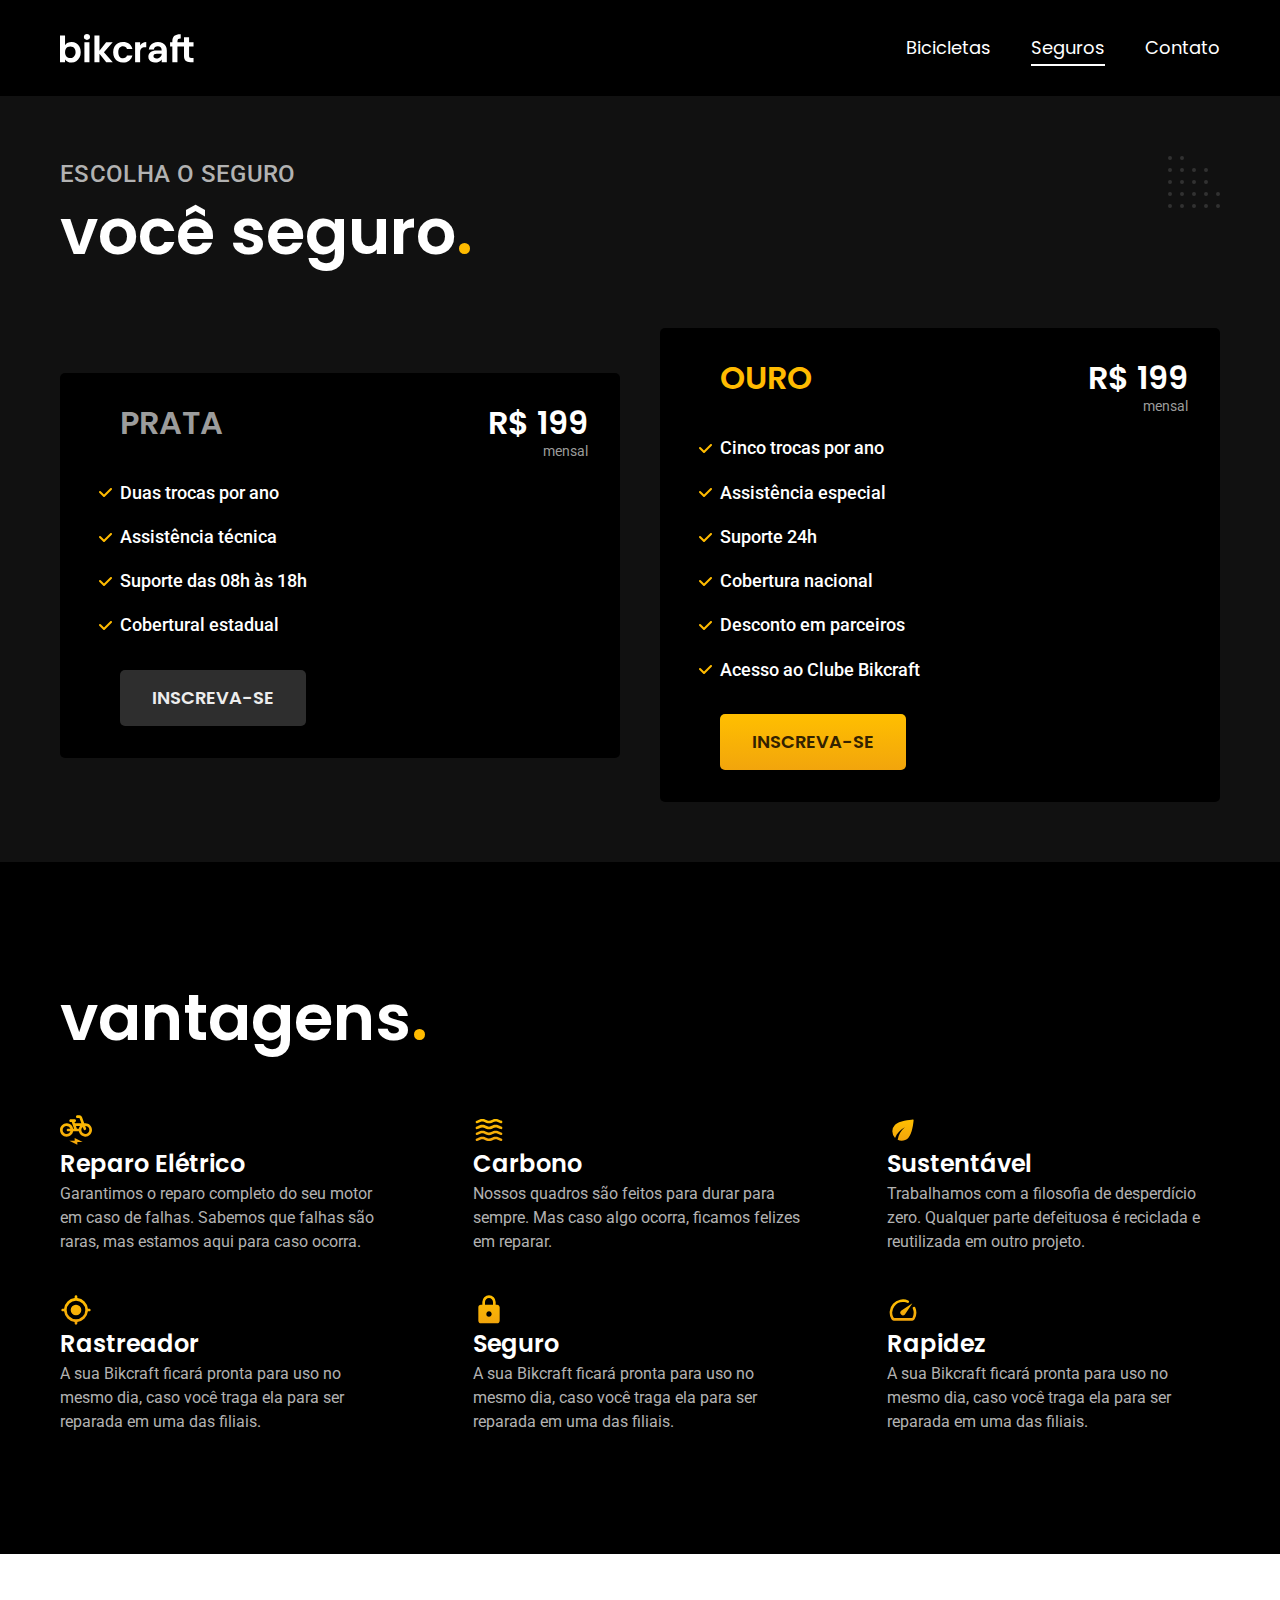
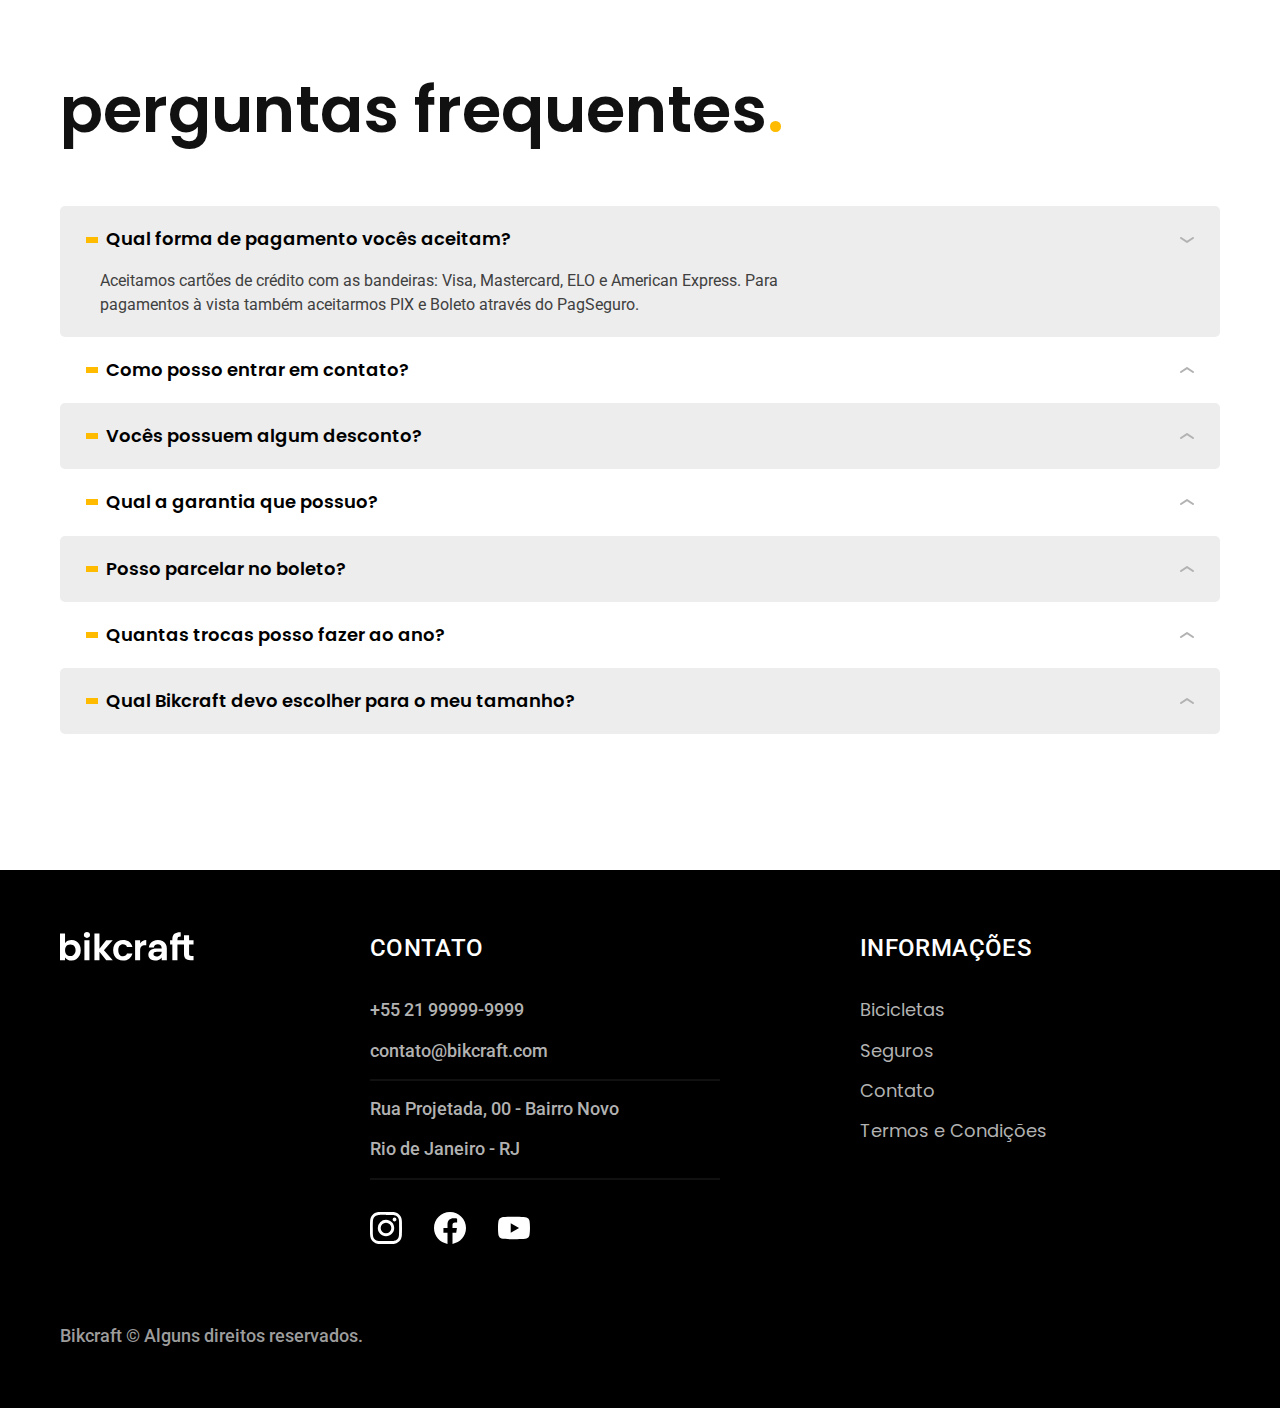
<file: seguros.html>
<!DOCTYPE html>
<html lang="pt-br">
<head>
    <meta charset="UTF-8">
    <meta name="viewport" content="width=device-width, initial-scale=1.0">
    <title>Seguros | Bikcraft</title>
    <meta name="description" content="Termos e Condições | Bicicletas elétricas de alta precisão e qualidade, feitas sob medida para você.">
    <link rel="icon" href="./favicon.svg" type="image/svg+xml">
    <link rel="preload" href="./css/style.min.css">
    <link rel="stylesheet" href="./css/style.min.css">
    <link rel="preconnect" href="https://fonts.googleapis.com">
    <link rel="preconnect" href="https://fonts.gstatic.com" crossorigin>
    <link href="https://fonts.googleapis.com/css2?family=Poppins:wght@400;600&family=Roboto:wght@400;500&display=swap" rel="stylesheet">
    <link rel="preconnect" href="https://fonts.googleapis.com">
    <link rel="preconnect" href="https://fonts.gstatic.com" crossorigin>
    <link href="https://fonts.googleapis.com/css2?family=Merriweather:ital,wght@1,900&display=swap" rel="stylesheet">
<script>document.documentElement.classList.add('js')</script>
</head>
<body id="seguros">
    <header class="header-bg">
    <div class="header container">
          <a href="./"><img src="./img/bikcraft.svg" alt="Bikcraft"></a>
        <nav aria-label="primaria">
          <ul class="header-menu font-6 cor-0">
            <li> <a href="./bicicletas.html">Bicicletas</a></li>
            <li> <a href="./seguros.html">Seguros</a></li>
            <li> <a href="./contato.html">Contato</a></li>
          </ul>
        </nav>
    </div>
</header>

<main class="seguros-bg">
<div class="titulo-bg">
     <div class="titulo container">
       <p class="font-5 cor-5">Escolha o seguro</p>
       <h1 class="font-1 cor-0">você seguro<span class="cor-p1">.</span></h1>
     </div>
 </div>
     <div class="seguros container">
           <div class="seguros-item">
              <h3 class="font-2 cor-6">PRATA</h3>
              <span class="font-2 cor-0">R$ 199 <span class="font-11 cor-6">mensal</span></span>
            <ul class="font-8 cor-0">
                <li>Duas trocas por ano</li>
                <li>Assistência técnica</li>
                <li>Suporte das 08h às 18h</li>
                <li>Cobertural estadual</li>
            </ul>
             <a class="botao secundario" href="./orcamento.html?tipo=seguro&produto=prata">Inscreva-se</a>
        </div>
        <div class="seguros-item">
            <h3 class="font-2 cor-p1">OURO</h3>
            <span class="font-2 cor-0">R$ 199 <span class="font-11 cor-6">mensal</span></span>
            <ul class="font-8 cor-0">
                <li>Cinco trocas por ano</li>
                <li>Assistência especial</li>
                <li>Suporte 24h</li>
                <li>Cobertura nacional</li>
                <li>Desconto em parceiros</li>
                <li>Acesso ao Clube Bikcraft</li>
             </ul>
            <a class="botao" href="./orcamento.html?tipo=seguro&produto=ouro">Inscreva-se</a>
        </div>
     </div> 
</main>

<article class="vantagens-bg">
    <div class="vantagens container">
        <h2 class="font-1 cor-0">vantagens<span class="cor-p1">.</span></h2>

    <ul>
    <li> <img src="./img/icones/eletrica.svg" alt="">
        <h3 class="font-3 cor-0">Reparo Elétrico</h3>
        <p class="font-10 cor-5">Garantimos o reparo completo do seu motor em caso de falhas. Sabemos que falhas são raras, mas estamos aqui para caso ocorra.</p>
    </li>
    <li> <img src="./img/icones/carbono.svg" alt="">
        <h3 class="font-3 cor-0">Carbono</h3>
        <p class="font-10 cor-5">Nossos quadros são feitos para durar para sempre. Mas caso algo ocorra, ficamos felizes em reparar.</p>
    </li>
    <li> <img src="./img/icones/sustentavel.svg" alt="">
        <h3 class="font-3 cor-0">Sustentável</h3>
        <p class="font-10 cor-5">Trabalhamos com a filosofia de desperdício zero. Qualquer parte defeituosa é reciclada e reutilizada em outro projeto.</p>
    </li>
    <li> <img src="./img/icones/rastreador.svg" alt="">
        <h3 class="font-3 cor-0">Rastreador</h3>
        <p class="font-10 cor-5">A sua Bikcraft ficará pronta para uso no mesmo dia, caso você traga ela para ser reparada em uma das filiais.</p>
    </li>
    <li> <img src="./img/icones/seguro.svg" alt="">
        <h3 class="font-3 cor-0">Seguro</h3>
        <p class="font-10 cor-5">A sua Bikcraft ficará pronta para uso no mesmo dia, caso você traga ela para ser reparada em uma das filiais.</p>
    </li>
    <li> <img src="./img/icones/velocidade.svg" alt="">
        <h3 class="font-3 cor-0">Rapidez</h3>
        <p class="font-10 cor-5">A sua Bikcraft ficará pronta para uso no mesmo dia, caso você traga ela para ser reparada em uma das filiais.</p>
    </li>
    </ul>
</div>
</article>

<article class="perguntas container">
    <h2 class="font-1">perguntas frequentes<span class="cor-p1">.</span></h2>
    <dl>
    <div>
        <dt><button class="font-7" aria-controls="pergunta1" aria-expanded="true">Qual forma de pagamento vocês aceitam?</button></dt>
        <dd id="pergunta1" class="font-10 cor-9 ativa">Aceitamos cartões de crédito com as bandeiras: Visa, Mastercard, ELO e American Express. Para pagamentos à vista também aceitarmos PIX e Boleto através do PagSeguro.</dd>
    </div>
    <div>
        <dt><button class="font-7" aria-controls="pergunta2" aria-expanded="false">Como posso entrar em contato?</button></dt>
        <dd id="pergunta2" class="font-10 cor-9">Lorem ipsum dolor sit amet, consectetur adipiscing elit, sed do eiusmod tempor incididunt ut labore et dolore magna aliqua. Ac tortor dignissim convallis aenean. Ipsum suspendisse ultrices gravida dictum fusce.</dd>
    </div>
    <div>
        <dt><button class="font-7" aria-controls="pergunta3" aria-expanded="false">Vocês possuem algum desconto?</button></dt>
        <dd id="pergunta3" class="font-10 cor-9">Lorem ipsum dolor sit amet, consectetur adipiscing elit, sed do eiusmod tempor incididunt ut labore et dolore magna aliqua.</dd>
    </div>
    <div>
        <dt><button class="font-7" aria-controls="pergunta4" aria-expanded="false">Qual a garantia que possuo?</button></dt>
        <dd id="pergunta4" class="font-10 cor-9">Lorem ipsum dolor sit amet, consectetur adipiscing elit, sed do eiusmod tempor incididunt ut labore et dolore magna aliqua.</dd>
    </div>
    <div>
        <dt><button class="font-7" aria-controls="pergunta5" aria-expanded="false">Posso parcelar no boleto?</button></dt>
        <dd id="pergunta5" class="font-10 cor-9">Lorem ipsum dolor sit amet, consectetur adipiscing elit, sed do eiusmod tempor incididunt ut labore et dolore magna aliqua.</dd>
    </div>
    <div>
        <dt><button class="font-7" aria-controls="pergunta6" aria-expanded="false">Quantas trocas posso fazer ao ano?</button></dt>
        <dd id="pergunta6" class="font-10 cor-9">Lorem ipsum dolor sit amet, consectetur adipiscing elit, sed do eiusmod tempor incididunt ut labore et dolore magna aliqua.</dd>
    </div>
    <div>
        <dt><button class="font-7" aria-controls="pergunta7" aria-expanded="false">Qual Bikcraft devo escolher para o meu tamanho?</button></dt>
        <dd id="pergunta7" class="font-10 cor-9">Lorem ipsum dolor sit amet, consectetur adipiscing elit, sed do eiusmod tempor incididunt ut labore et dolore magna aliqua.</dd>
    </div>
</dl>
</article>

<footer class="footer-bg">
    <div class="footer container">
        <img src="./img/bikcraft.svg" alt="Bikcraft">
    <div class="footer-contato">
        <h3 class="font-5 cor-0">Contato</h3>
        <ul class="cor-5 font-8">
            <li>+55 21 99999-9999</li>
            <li>contato@bikcraft.com</li>
            <li>Rua Projetada, 00 - Bairro Novo</li>
            <li>Rio de Janeiro - RJ</li>
        </ul>
        <div class="footer-redes">
            <a href="./"><img src="./img/redes/instagram.svg" alt="Instagram"></a>
            <a href="./"><img src="./img/redes/facebook.svg" alt="Facebook"></a>
            <a href="./"><img src="./img/redes/youtube.svg" alt="Youtube"></a>
         </div>
        </div>
        <div class="footer-info">
            <h3 class="font-5 cor-0">Informações</h3>
            <nav>
                <ul class="font-6 cor-5">
                    <li><a href="./bicicletas.html">Bicicletas</a></li>
                    <li><a href="./seguros.html">Seguros</a></li>
                    <li><a href="./contato.html">Contato</a></li>
                    <li><a href="./termos.html">Termos e Condições</a></li>
                </ul>
            </nav>
        </div>
        <p class="footer-copy font-8 cor-6">Bikcraft © Alguns direitos reservados.</p>
    </div>
</footer>
    <script src="./js/script.js"></script>
</body>
</html>
</file>
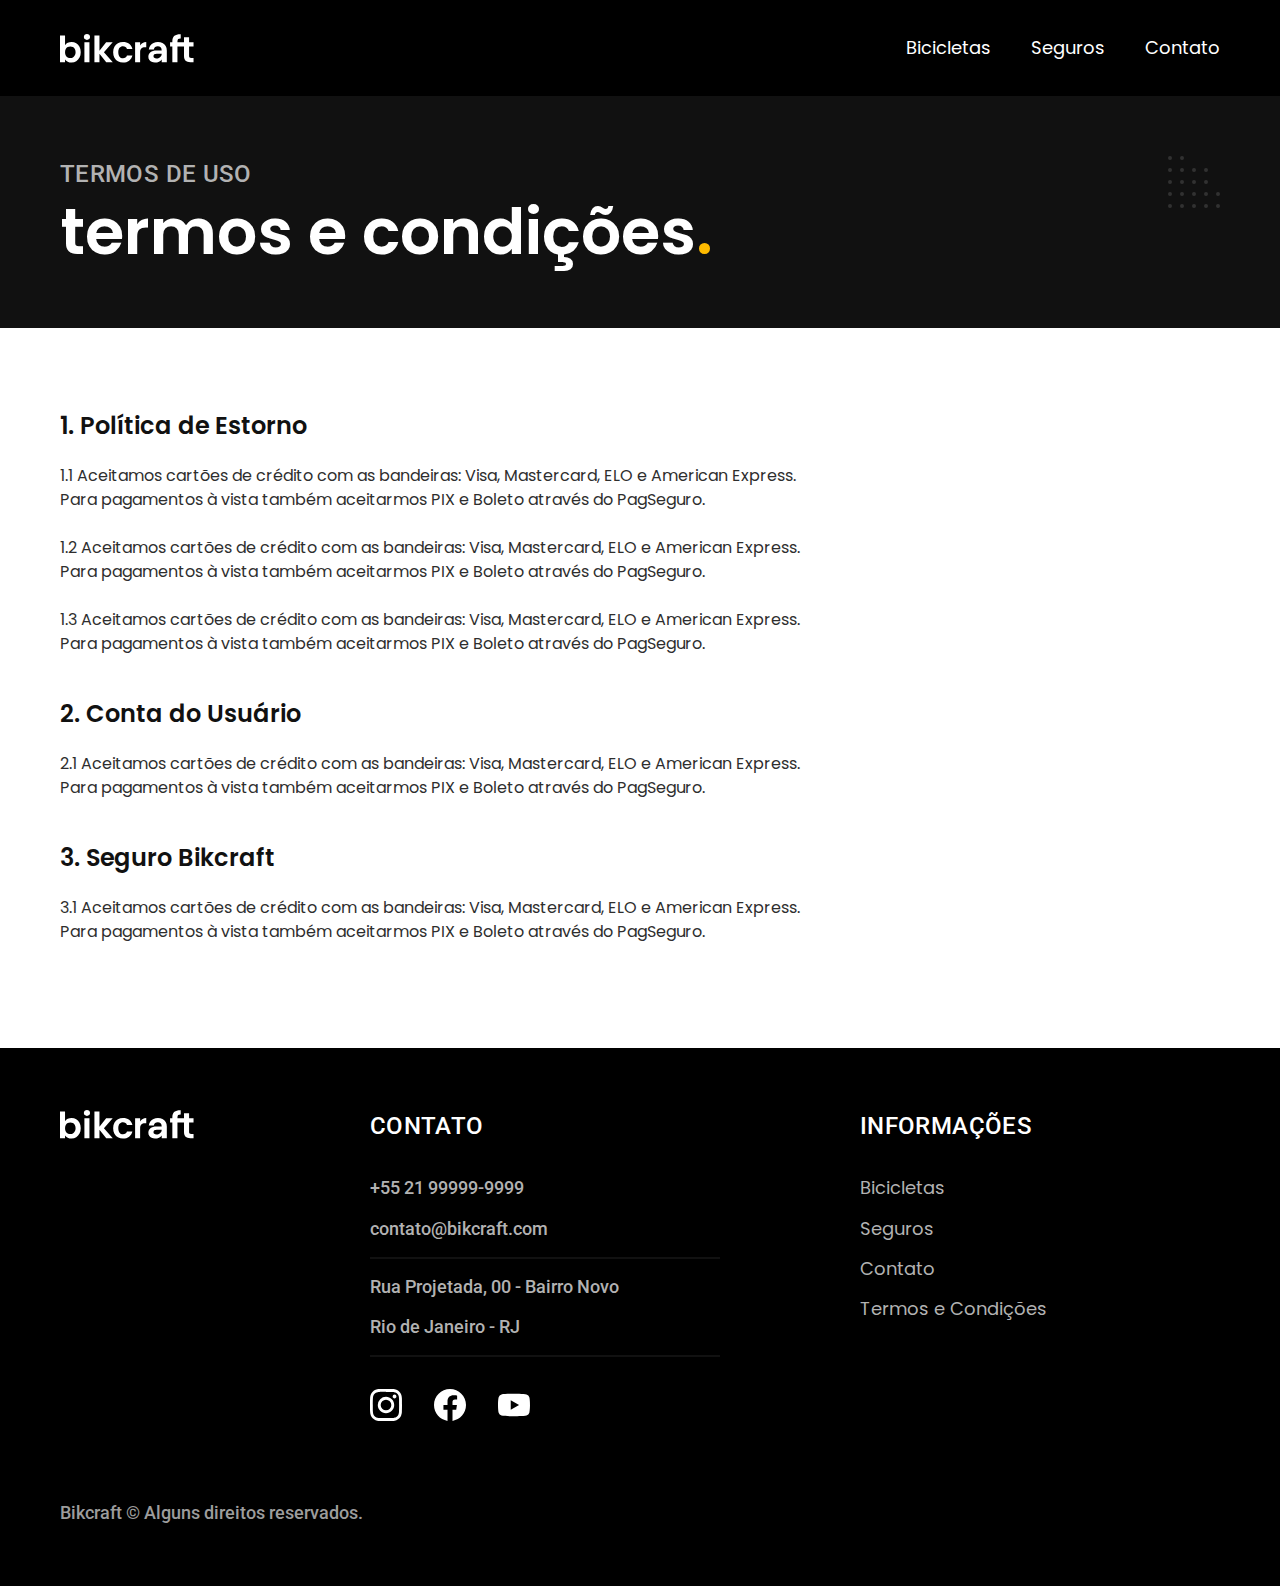
<file: termos.html>
<!DOCTYPE html>
<html lang="pt-br">
<head>
    <meta charset="UTF-8">
    <meta name="viewport" content="width=device-width, initial-scale=1.0">
    <title>Termos e Condições | Bikcraft</title>
    <meta name="description" content="Termos e Condições | Bicicletas elétricas de alta precisão e qualidade, feitas sob medida para você.">
    <link rel="icon" href="./favicon.svg" type="image/svg+xml">
    <link rel="preload" href="./css/style.min.css">
    <link rel="stylesheet" href="./css/style.min.css">
    <link rel="preconnect" href="https://fonts.googleapis.com">
    <link rel="preconnect" href="https://fonts.gstatic.com" crossorigin>
    <link href="https://fonts.googleapis.com/css2?family=Poppins:wght@400;600&family=Roboto:wght@400;500&display=swap" rel="stylesheet">
    <link rel="preconnect" href="https://fonts.googleapis.com">
    <link rel="preconnect" href="https://fonts.gstatic.com" crossorigin>
    <link href="https://fonts.googleapis.com/css2?family=Merriweather:ital,wght@1,900&display=swap" rel="stylesheet">
<script>document.documentElement.classList.add('js')</script>
</head>
<body id="termos">
    <header class="header-bg">
    <div class="header container">
          <a href="./"><img src="./img/bikcraft.svg" alt="Bikcraft"></a>
        <nav aria-label="primaria">
          <ul class="header-menu font-6 cor-0">
            <li> <a href="./bicicletas.html">Bicicletas</a></li>
            <li> <a href="./seguros.html">Seguros</a></li>
            <li> <a href="./contato.html">Contato</a></li>
          </ul>
        </nav>
    </div>
</header>

<main>
    <div class="titulo-bg">
        <div class="titulo container">
            <p class="font-5 cor-5">Termos de uso</p>
            <h1 class="font-1 cor-0">termos e condições<span class="cor-p1">.</span></h1>
        </div>
    </div>
        <div class="termos font-9 cor-10 container">
            <h2 class="font-3 cor-11">1. Política de Estorno</h2>
            <p>1.1 Aceitamos cartões de crédito com as bandeiras: Visa, Mastercard, ELO e American Express. Para pagamentos à vista também aceitarmos PIX e Boleto através do PagSeguro.</p>
            <p>1.2 Aceitamos cartões de crédito com as bandeiras: Visa, Mastercard, ELO e American Express. Para pagamentos à vista também aceitarmos PIX e Boleto através do PagSeguro.</p>
            <p>1.3 Aceitamos cartões de crédito com as bandeiras: Visa, Mastercard, ELO e American Express. Para pagamentos à vista também aceitarmos PIX e Boleto através do PagSeguro.</p>
            <h2 class="font-3 cor-11">2. Conta do Usuário</h2>
            <p>2.1 Aceitamos cartões de crédito com as bandeiras: Visa, Mastercard, ELO e American Express. Para pagamentos à vista também aceitarmos PIX e Boleto através do PagSeguro.</p>
            <h2 class="font-3 cor-11">3. Seguro Bikcraft</h2>
            <p>3.1 Aceitamos cartões de crédito com as bandeiras: Visa, Mastercard, ELO e American Express. Para pagamentos à vista também aceitarmos PIX e Boleto através do PagSeguro.</p>
        </div>
</main>

<footer class="footer-bg">
    <div class="footer container">
        <img src="./img/bikcraft.svg" alt="Bikcraft">
    <div class="footer-contato">
        <h3 class="font-5 cor-0">Contato</h3>
        <ul class="cor-5 font-8">
            <li>+55 21 99999-9999</li>
            <li>contato@bikcraft.com</li>
            <li>Rua Projetada, 00 - Bairro Novo</li>
            <li>Rio de Janeiro - RJ</li>
        </ul>
        <div class="footer-redes">
            <a href="./"><img src="./img/redes/instagram.svg" alt="Instagram"></a>
            <a href="./"><img src="./img/redes/facebook.svg" alt="Facebook"></a>
            <a href="./"><img src="./img/redes/youtube.svg" alt="Youtube"></a>
         </div>
        </div>
        <div class="footer-info">
            <h3 class="font-5 cor-0">Informações</h3>
            <nav>
                <ul class="font-6 cor-5">
                    <li><a href="./bicicletas.html">Bicicletas</a></li>
                    <li><a href="./seguros.html">Seguros</a></li>
                    <li><a href="./contato.html">Contato</a></li>
                    <li><a href="./termos.html">Termos e Condições</a></li>
                </ul>
            </nav>
        </div>
        <p class="footer-copy font-8 cor-6">Bikcraft © Alguns direitos reservados.</p>
    </div>
</footer>
    <script src="./js/script.js"></script>
</body>
</html>
</file>
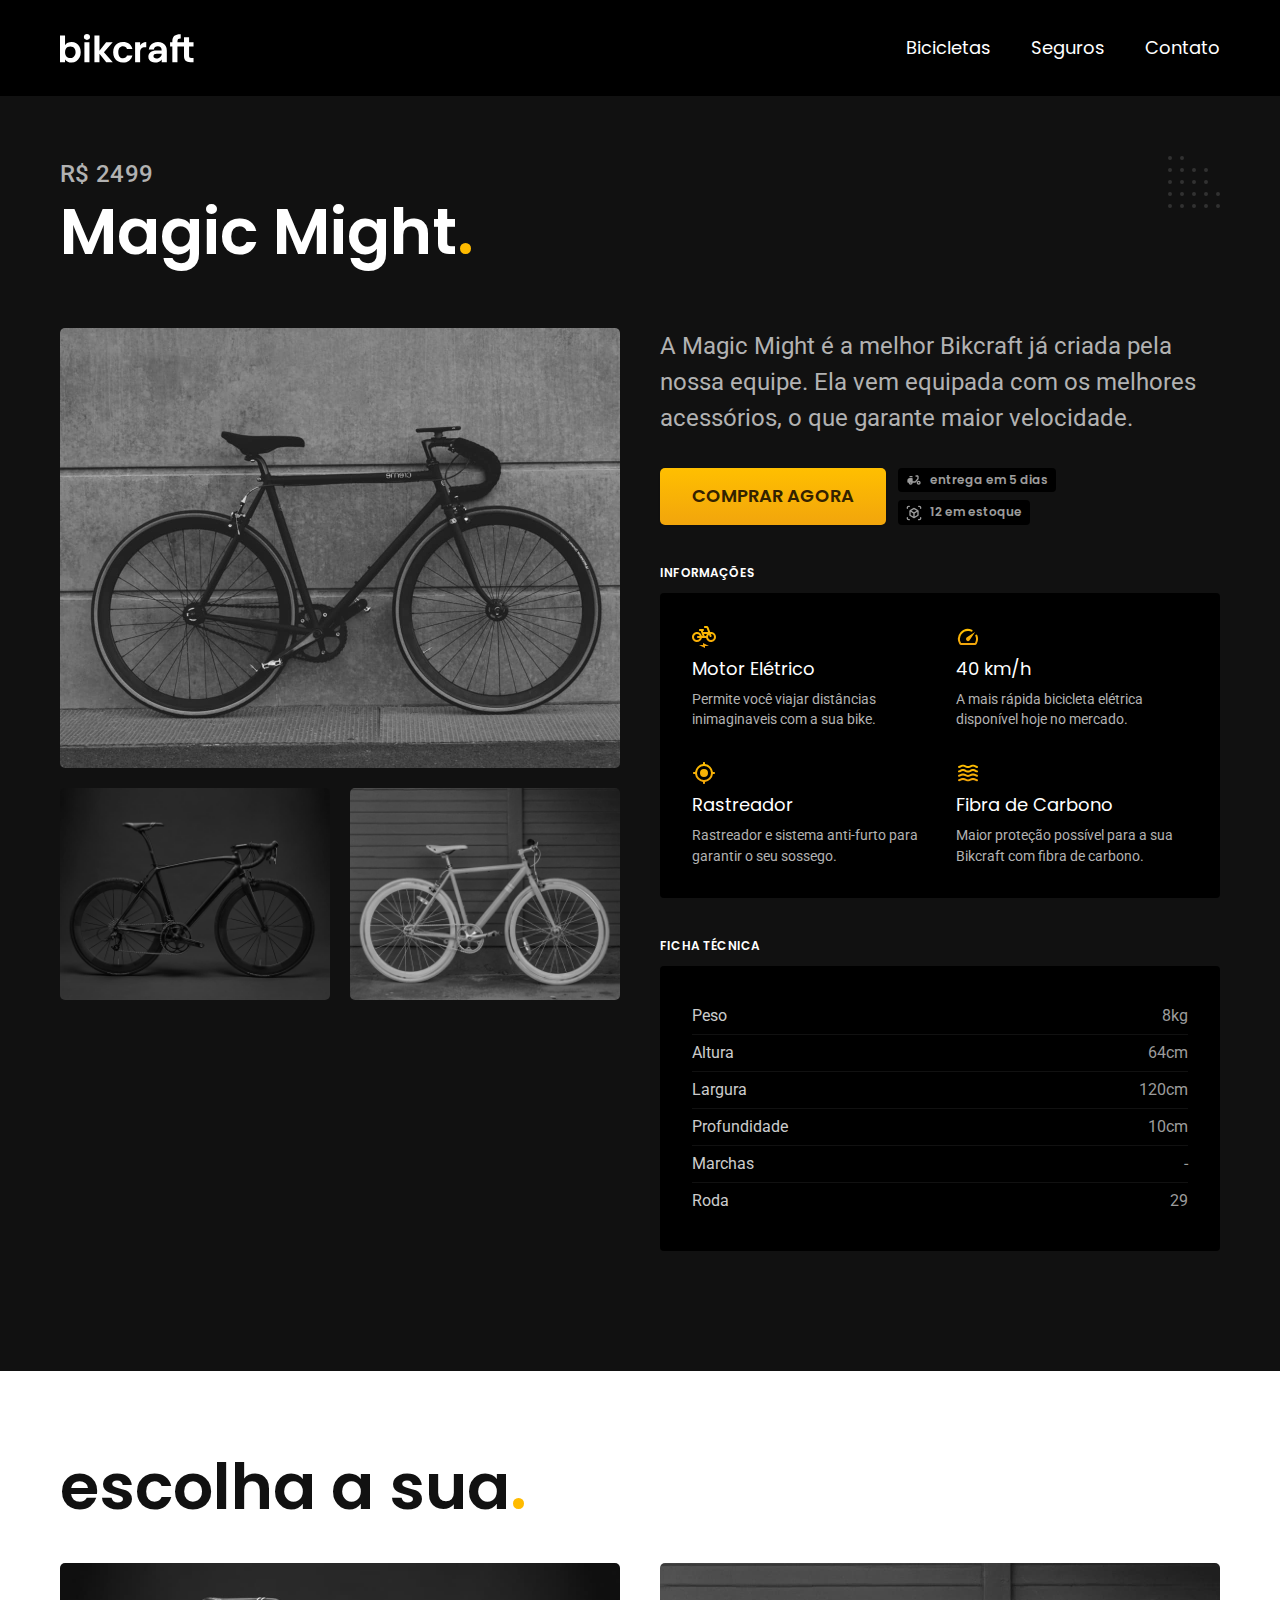
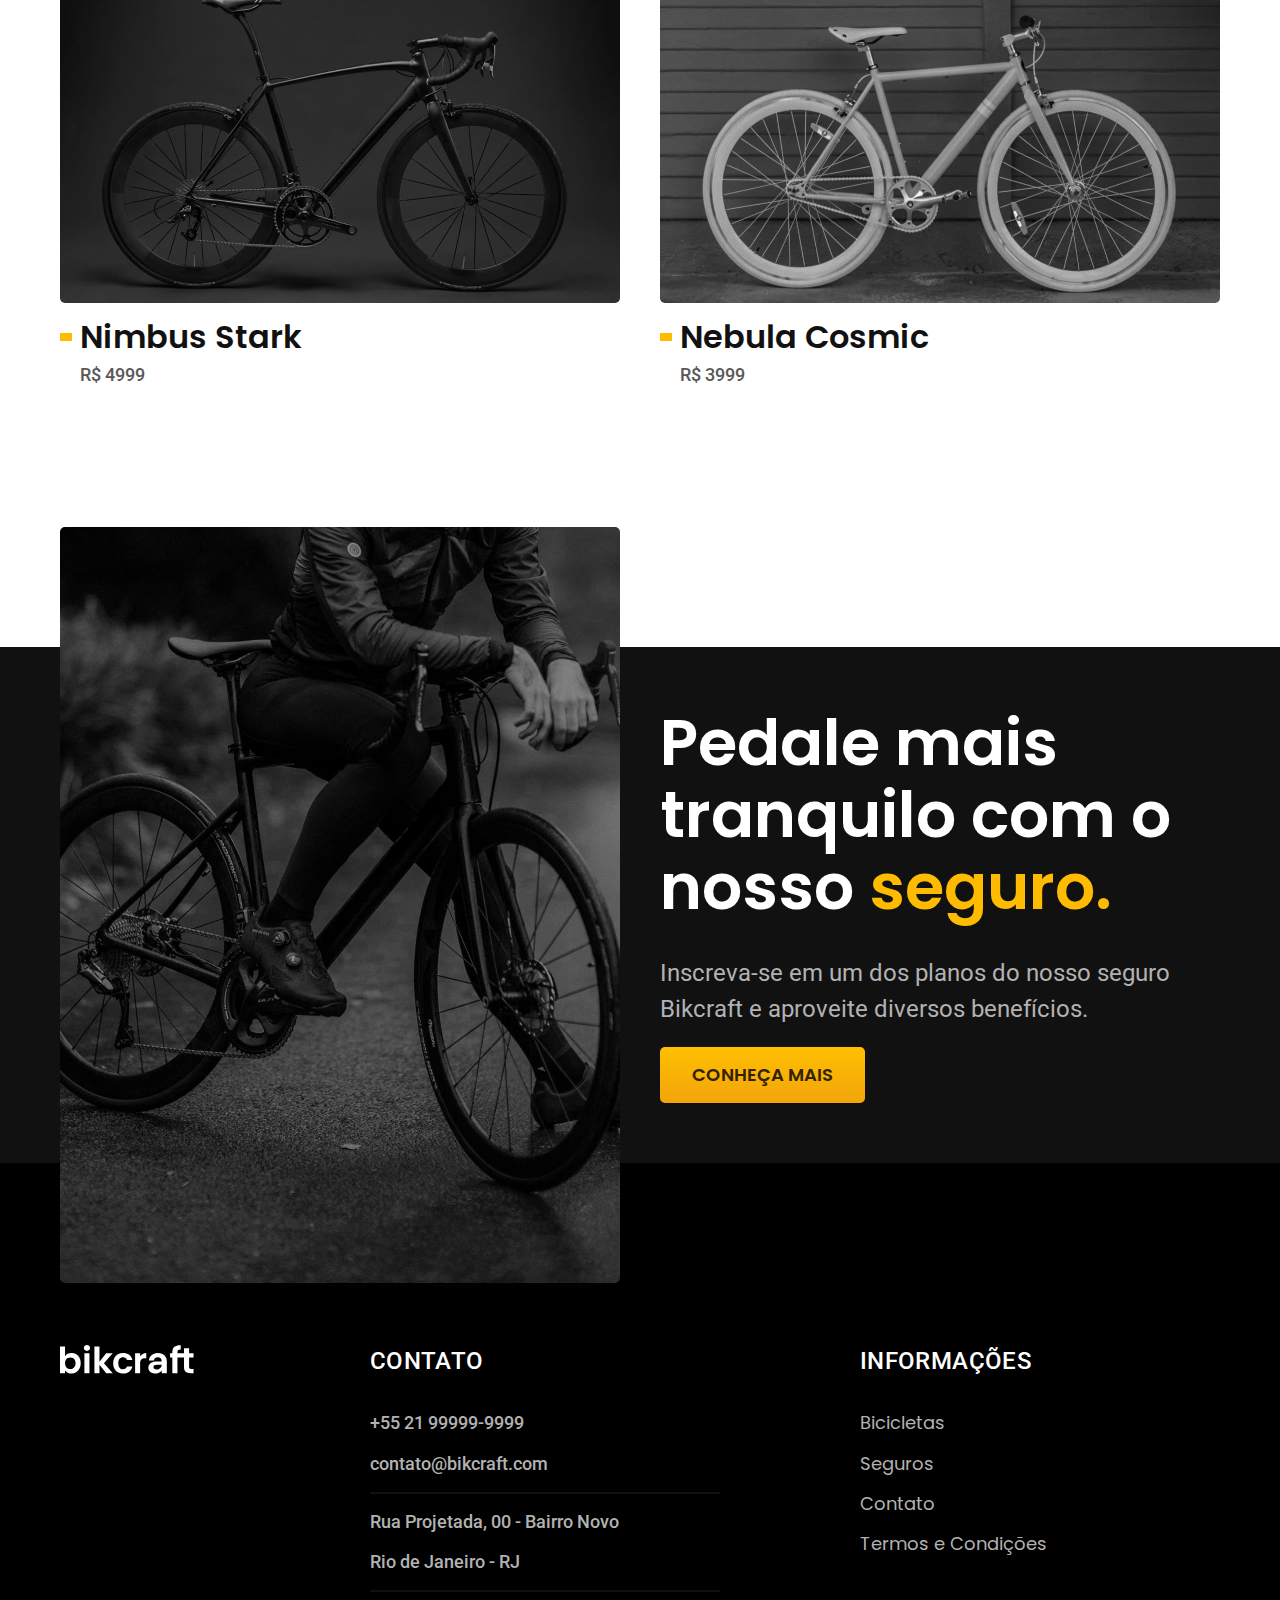
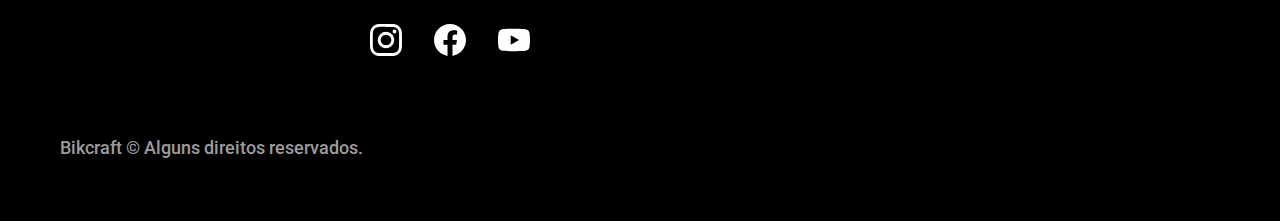
<file: bicicletas/magic.html>
<!DOCTYPE html>
<html lang="pt-br">
<head>
    <meta charset="UTF-8">
    <meta name="viewport" content="width=device-width, initial-scale=1.0">
    <title>Magic Might | Bikcraft</title>
    <meta name="description" content="Termos e Condições | Bicicletas elétricas de alta precisão e qualidade, feitas sob medida para você.">

    <link rel="icon" href="../favicon.svg" type="image/svg+xml">
    <link rel="stylesheet" href="../css/style.min.css">
    <link rel="preconnect" href="https://fonts.googleapis.com">
    <link rel="preconnect" href="https://fonts.gstatic.com" crossorigin>
    <link href="https://fonts.googleapis.com/css2?family=Poppins:wght@400;600&family=Roboto:wght@400;500&display=swap" rel="stylesheet">
    <link rel="preconnect" href="https://fonts.googleapis.com">
    <link rel="preconnect" href="https://fonts.gstatic.com" crossorigin>
    <link href="https://fonts.googleapis.com/css2?family=Merriweather:ital,wght@1,900&display=swap" rel="stylesheet">
<script>document.documentElement.classList.add('js')</script>
</head>
<body id="bicicleta">
    <header class="header-bg">
    <div class="header container">
          <a href="../"><img src="../img/bikcraft.svg" alt="Bikcraft"></a>
        <nav aria-label="primaria">
          <ul class="header-menu font-6 cor-0">
            <li> <a href="../bicicletas.html">Bicicletas</a></li>
            <li> <a href="../seguros.html">Seguros</a></li>
            <li> <a href="../contato.html">Contato</a></li>
          </ul>
        </nav>
    </div>
</header>

<main class="titulo-bg">
    <div>
        <div class="titulo container">
            <p class="font-5 cor-5">R$ 2499</p>
            <h1 class="font-1 cor-0">Magic Might<span class="cor-p1">.</span></h1>
        </div>
    <div class="bicicleta container">
        <div class="bicicleta-imagens">
            <img src="../img/bicicleta/nimbus2.jpg" alt="Bicicleta Cinza 1">
            <img src="../img/bicicleta/nimbus1.jpg" alt="Bicicleta Cinza 2">
            <img src="../img/bicicleta/nimbus3.jpg" alt="Bicicleta Cinza 3">
        </div>
        <div class="bicicleta-conteudo">
            <p class="font-4 cor-5">A Magic Might é a melhor Bikcraft já criada pela nossa equipe. Ela vem equipada com os melhores acessórios, o que garante maior velocidade.</p>
            <div class="bicicleta-comprar">
                <a class="botao" href="../orcamento.html?tipo=bikcraft&produto=magic">Comprar Agora</a>
                <span class="font-12 cor-6"><img src="../img/icones/entrega.svg" alt=""> entrega em 5 dias</span>
                <span class="font-12 cor-6"><img src="../img/icones/estoque.svg" alt=""> 12 em estoque</span>
            </div>
            <h2 class="font-12 cor-0">Informações</h2>
            <ul class="bicicleta-informacoes">
                <li><img src="../img/icones/eletrica.svg" alt="">
                <h3 class="font-6 cor-0">Motor Elétrico</h3>
                <p class="font-11 cor-5">Permite você viajar distâncias inimaginaveis com a sua bike.</p>
                </li>
                <li><img src="../img/icones/velocidade.svg" alt="">
                <h3 class="font-6 cor-0">40 km/h</h3>
                <p class="font-11 cor-5">A mais rápida bicicleta elétrica disponível hoje no mercado.</p>
                </li>
                <li><img src="../img/icones/rastreador.svg" alt="">
                <h3 class="font-6 cor-0">Rastreador</h3>
                <p class="font-11 cor-5">Rastreador e sistema anti-furto para garantir o seu sossego.</p>
                </li>
                <li><img src="../img/icones/carbono.svg" alt="">
                <h3 class="font-6 cor-0">Fibra de Carbono</h3>
                <p class="font-11 cor-5">Maior proteção possível para a sua Bikcraft com fibra de carbono.</p>
                </li>
            </ul>
            <h2 class="font-12 cor-0">Ficha Técnica</h2>
            <ul class="bicicleta-ficha font-10 cor-4">
                <li>Peso <span>8kg</span></li>
                <li>Altura <span>64cm</span></li>
                <li>Largura <span>120cm</span></li>
                <li>Profundidade <span>10cm</span></li>
                <li>Marchas <span>-</span></li>
                <li>Roda <span>29</span></li>
            </ul>
        </div>
    </div>
</main>

<article class="bicicletas-lista container">
    <h2 class="font-1">escolha a sua<span class="cor-p1">.</span></h2>
        <ul>
            <li>
                <a href="./nimbus.html">
                <img src="../img/bicicletas/nimbus.jpg" alt="Bicicleta preta">
                <h3 class="font-2">Nimbus Stark</h3>
                <span class="font-8 cor-8">R$ 4999</span>
            </a>
            </li>
            <li>
                <a href="./nebula.html">
                <img src="../img/bicicletas/nebula.jpg" alt="Bicicleta branca">
                <h3 class="font-2">Nebula Cosmic</h3>
                <span class="font-8 cor-8">R$ 3999</span>
            </a>
            </li>      
        </ul>
</article>

<article class="seguro-bg">
    <div class="seguro container">
        <div class="seguro-imagem">
        <img src="../img/fotos/seguros.jpg" alt="Pessoa parada em cima de uma bicicleta.">
        </div>
        <div class="seguro-conteudo">
        <h2 class="font-1 cor-0">Pedale mais tranquilo com o nosso <span class="cor-p1">seguro.</span></h2>
        <p class="font-4 cor-5">Inscreva-se em um dos planos do nosso seguro Bikcraft e aproveite diversos benefícios.</p>
        <a class="botao" href="../seguros.html">Conheça Mais</a>
    </div>
</div>
</article>

<footer class="footer-bg">
    <div class="footer container">
        <img src="../img/bikcraft.svg" alt="Bikcraft">
    <div class="footer-contato">
        <h3 class="font-5 cor-0">Contato</h3>
        <ul class="cor-5 font-8">
            <li>+55 21 99999-9999</li>
            <li>contato@bikcraft.com</li>
            <li>Rua Projetada, 00 - Bairro Novo</li>
            <li>Rio de Janeiro - RJ</li>
        </ul>
        <div class="footer-redes">
            <a href="./"><img src="../img/redes/instagram.svg" alt="Instagram"></a>
            <a href="./"><img src="../img/redes/facebook.svg" alt="Facebook"></a>
            <a href="./"><img src="../img/redes/youtube.svg" alt="Youtube"></a>
         </div>
        </div>
        <div class="footer-info">
            <h3 class="font-5 cor-0">Informações</h3>
            <nav>
                <ul class="font-6 cor-5">
                    <li><a href="../bicicletas.html">Bicicletas</a></li>
                    <li><a href="../seguros.html">Seguros</a></li>
                    <li><a href="../contato.html">Contato</a></li>
                    <li><a href="../termos.html">Termos e Condições</a></li>
                </ul>
            </nav>
        </div>
        <p class="footer-copy font-8 cor-6">Bikcraft © Alguns direitos reservados.</p>
    </div>
</footer>
    <script src="../js/script.js"></script>
</body>
</html>
</file>
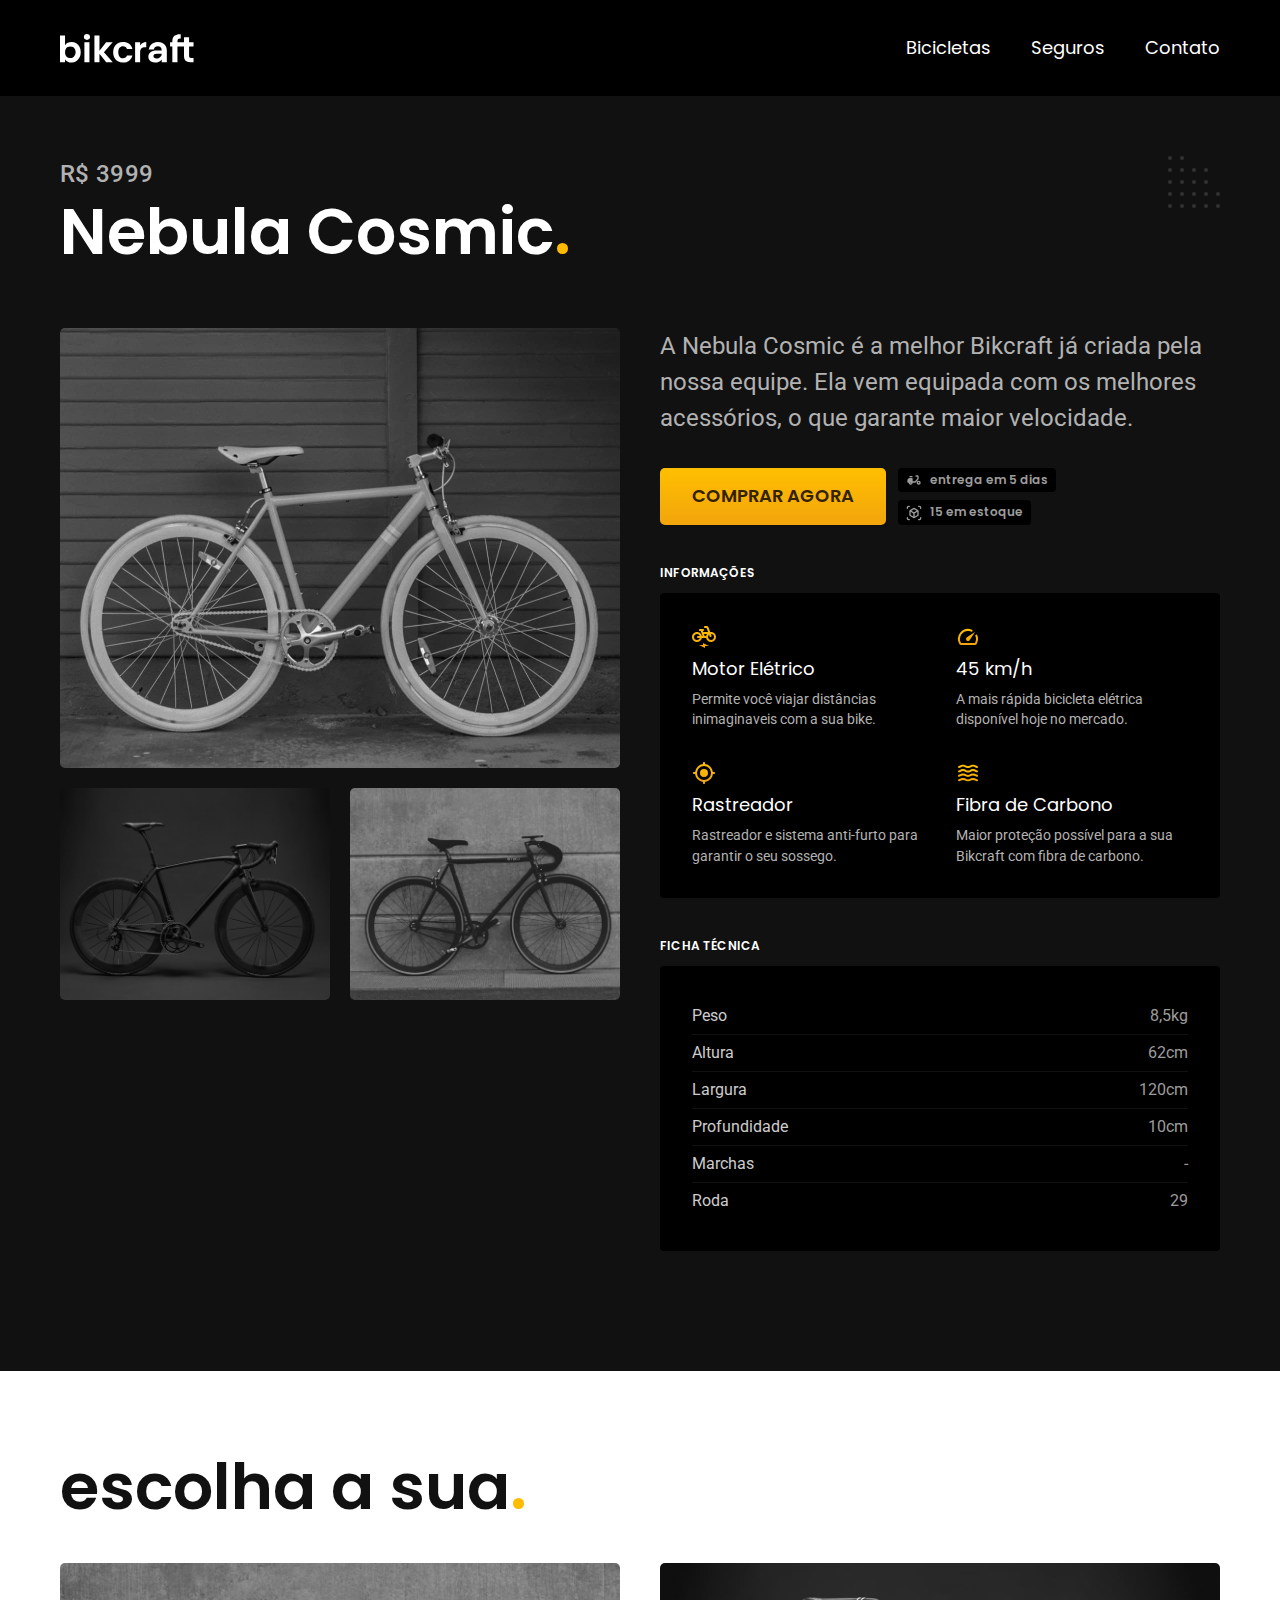
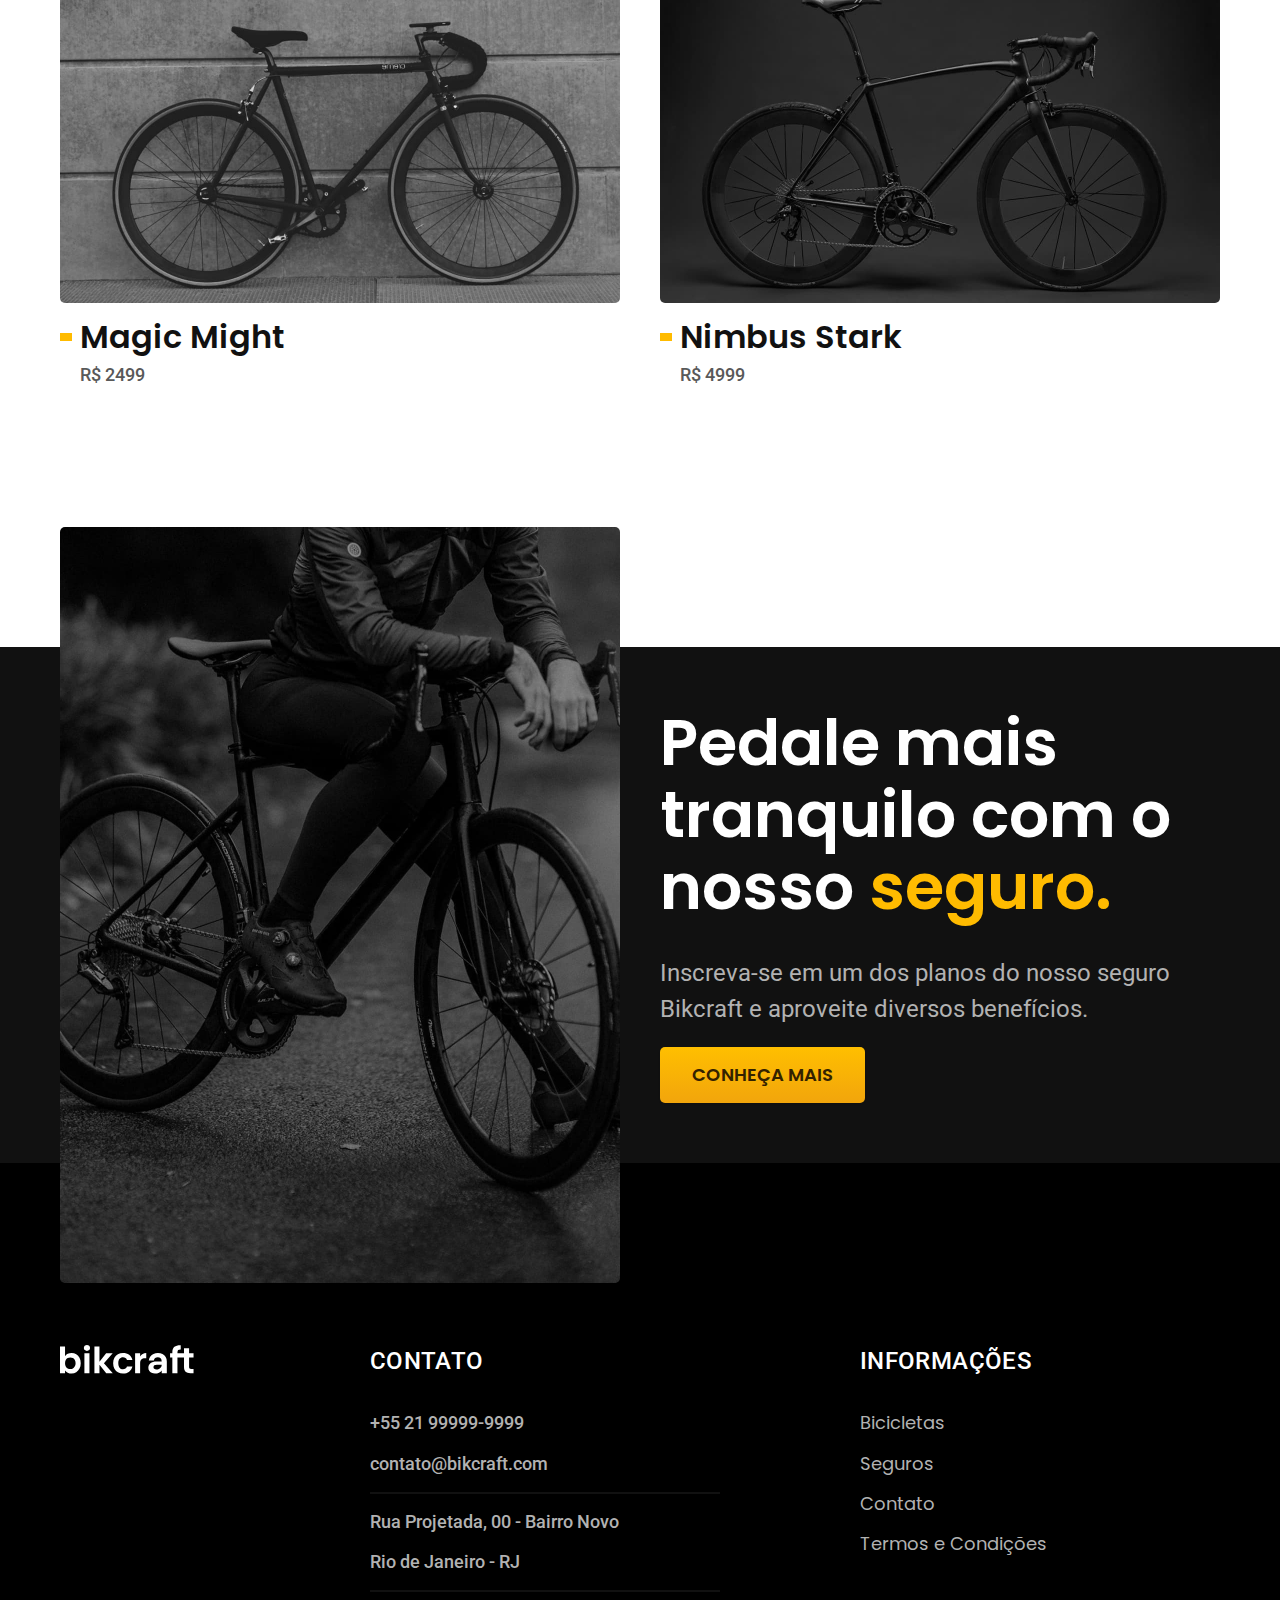
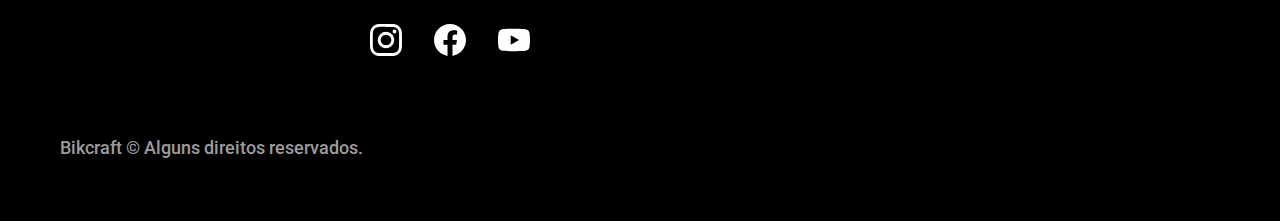
<file: bicicletas/nebula.html>
<!DOCTYPE html>
<html lang="pt-br">
<head>
    <meta charset="UTF-8">
    <meta name="viewport" content="width=device-width, initial-scale=1.0">
    <title>Nebula Cosmic | Bikcraft</title>
    <meta name="description" content="Termos e Condições | Bicicletas elétricas de alta precisão e qualidade, feitas sob medida para você.">

    <link rel="icon" href="../favicon.svg" type="image/svg+xml">
    <link rel="stylesheet" href="../css/style.min.css">
    <link rel="preconnect" href="https://fonts.googleapis.com">
    <link rel="preconnect" href="https://fonts.gstatic.com" crossorigin>
    <link href="https://fonts.googleapis.com/css2?family=Poppins:wght@400;600&family=Roboto:wght@400;500&display=swap" rel="stylesheet">
    <link rel="preconnect" href="https://fonts.googleapis.com">
    <link rel="preconnect" href="https://fonts.gstatic.com" crossorigin>
    <link href="https://fonts.googleapis.com/css2?family=Merriweather:ital,wght@1,900&display=swap" rel="stylesheet">
<script>document.documentElement.classList.add('js')</script>
</head>
<body id="bicicleta">
    <header class="header-bg">
    <div class="header container">
          <a href="../"><img src="../img/bikcraft.svg" alt="Bikcraft"></a>
        <nav aria-label="primaria">
          <ul class="header-menu font-6 cor-0">
            <li> <a href="../bicicletas.html">Bicicletas</a></li>
            <li> <a href="../seguros.html">Seguros</a></li>
            <li> <a href="../contato.html">Contato</a></li>
          </ul>
        </nav>
    </div>
</header>

<main class="titulo-bg">
    <div>
        <div class="titulo container">
            <p class="font-5 cor-5">R$ 3999</p>
            <h1 class="font-1 cor-0">Nebula Cosmic<span class="cor-p1">.</span></h1>
        </div>
    <div class="bicicleta container">
        <div class="bicicleta-imagens">
            <img src="../img/bicicleta/nimbus3.jpg" alt="Bicicleta branca 1">
            <img src="../img/bicicleta/nimbus1.jpg" alt="Bicicleta branca 2">
            <img src="../img/bicicleta/nimbus2.jpg" alt="Bicicleta branca 3">
        </div>
        <div class="bicicleta-conteudo">
            <p class="font-4 cor-5">A Nebula Cosmic é a melhor Bikcraft já criada pela nossa equipe. Ela vem equipada com os melhores acessórios, o que garante maior velocidade.</p>
            <div class="bicicleta-comprar">
                <a class="botao" href="../orcamento.html?tipo=bikcraft&produto=nebula">Comprar Agora</a>
                <span class="font-12 cor-6"><img src="../img/icones/entrega.svg" alt=""> entrega em 5 dias</span>
                <span class="font-12 cor-6"><img src="../img/icones/estoque.svg" alt=""> 15 em estoque</span>
            </div>
            <h2 class="font-12 cor-0">Informações</h2>
            <ul class="bicicleta-informacoes">
                <li><img src="../img/icones/eletrica.svg" alt="">
                <h3 class="font-6 cor-0">Motor Elétrico</h3>
                <p class="font-11 cor-5">Permite você viajar distâncias inimaginaveis com a sua bike.</p>
                </li>
                <li><img src="../img/icones/velocidade.svg" alt="">
                <h3 class="font-6 cor-0">45 km/h</h3>
                <p class="font-11 cor-5">A mais rápida bicicleta elétrica disponível hoje no mercado.</p>
                </li>
                <li><img src="../img/icones/rastreador.svg" alt="">
                <h3 class="font-6 cor-0">Rastreador</h3>
                <p class="font-11 cor-5">Rastreador e sistema anti-furto para garantir o seu sossego.</p>
                </li>
                <li><img src="../img/icones/carbono.svg" alt="">
                <h3 class="font-6 cor-0">Fibra de Carbono</h3>
                <p class="font-11 cor-5">Maior proteção possível para a sua Bikcraft com fibra de carbono.</p>
                </li>
            </ul>
            <h2 class="font-12 cor-0">Ficha Técnica</h2>
            <ul class="bicicleta-ficha font-10 cor-4">
                <li>Peso <span>8,5kg</span></li>
                <li>Altura <span>62cm</span></li>
                <li>Largura <span>120cm</span></li>
                <li>Profundidade <span>10cm</span></li>
                <li>Marchas <span>-</span></li>
                <li>Roda <span>29</span></li>
            </ul>
        </div>
    </div>
</main>

<article class="bicicletas-lista container">
    <h2 class="font-1">escolha a sua<span class="cor-p1">.</span></h2>
        <ul>
            <li>
                <a href="./magic.html">
                <img src="../img/bicicletas/magic.jpg" alt="Bicicleta preta">
                <h3 class="font-2">Magic Might</h3>
                <span class="font-8 cor-8">R$ 2499</span>
            </a>
            </li>
            <li>
                <a href="./nimbus.html">
                <img src="../img/bicicletas/nimbus.jpg" alt="Bicicleta branca">
                <h3 class="font-2">Nimbus Stark</h3>
                <span class="font-8 cor-8">R$ 4999</span>
            </a>
            </li>      
        </ul>
</article>

<article class="seguro-bg">
    <div class="seguro container">
        <div class="seguro-imagem">
        <img src="../img/fotos/seguros.jpg" alt="Pessoa parada em cima de uma bicicleta.">
        </div>
        <div class="seguro-conteudo">
        <h2 class="font-1 cor-0">Pedale mais tranquilo com o nosso <span class="cor-p1">seguro.</span></h2>
        <p class="font-4 cor-5">Inscreva-se em um dos planos do nosso seguro Bikcraft e aproveite diversos benefícios.</p>
        <a class="botao" href="../seguros.html">Conheça Mais</a>
    </div>
</div>
</article>

<footer class="footer-bg">
    <div class="footer container">
        <img src="../img/bikcraft.svg" alt="Bikcraft">
    <div class="footer-contato">
        <h3 class="font-5 cor-0">Contato</h3>
        <ul class="cor-5 font-8">
            <li>+55 21 99999-9999</li>
            <li>contato@bikcraft.com</li>
            <li>Rua Projetada, 00 - Bairro Novo</li>
            <li>Rio de Janeiro - RJ</li>
        </ul>
        <div class="footer-redes">
            <a href="./"><img src="../img/redes/instagram.svg" alt="Instagram"></a>
            <a href="./"><img src="../img/redes/facebook.svg" alt="Facebook"></a>
            <a href="./"><img src="../img/redes/youtube.svg" alt="Youtube"></a>
         </div>
        </div>
        <div class="footer-info">
            <h3 class="font-5 cor-0">Informações</h3>
            <nav>
                <ul class="font-6 cor-5">
                    <li><a href="../bicicletas.html">Bicicletas</a></li>
                    <li><a href="../seguros.html">Seguros</a></li>
                    <li><a href="../contato.html">Contato</a></li>
                    <li><a href="../termos.html">Termos e Condições</a></li>
                </ul>
            </nav>
        </div>
        <p class="footer-copy font-8 cor-6">Bikcraft © Alguns direitos reservados.</p>
    </div>
</footer>
    <script src="../js/script.js"></script>
</body>
</html>
</file>
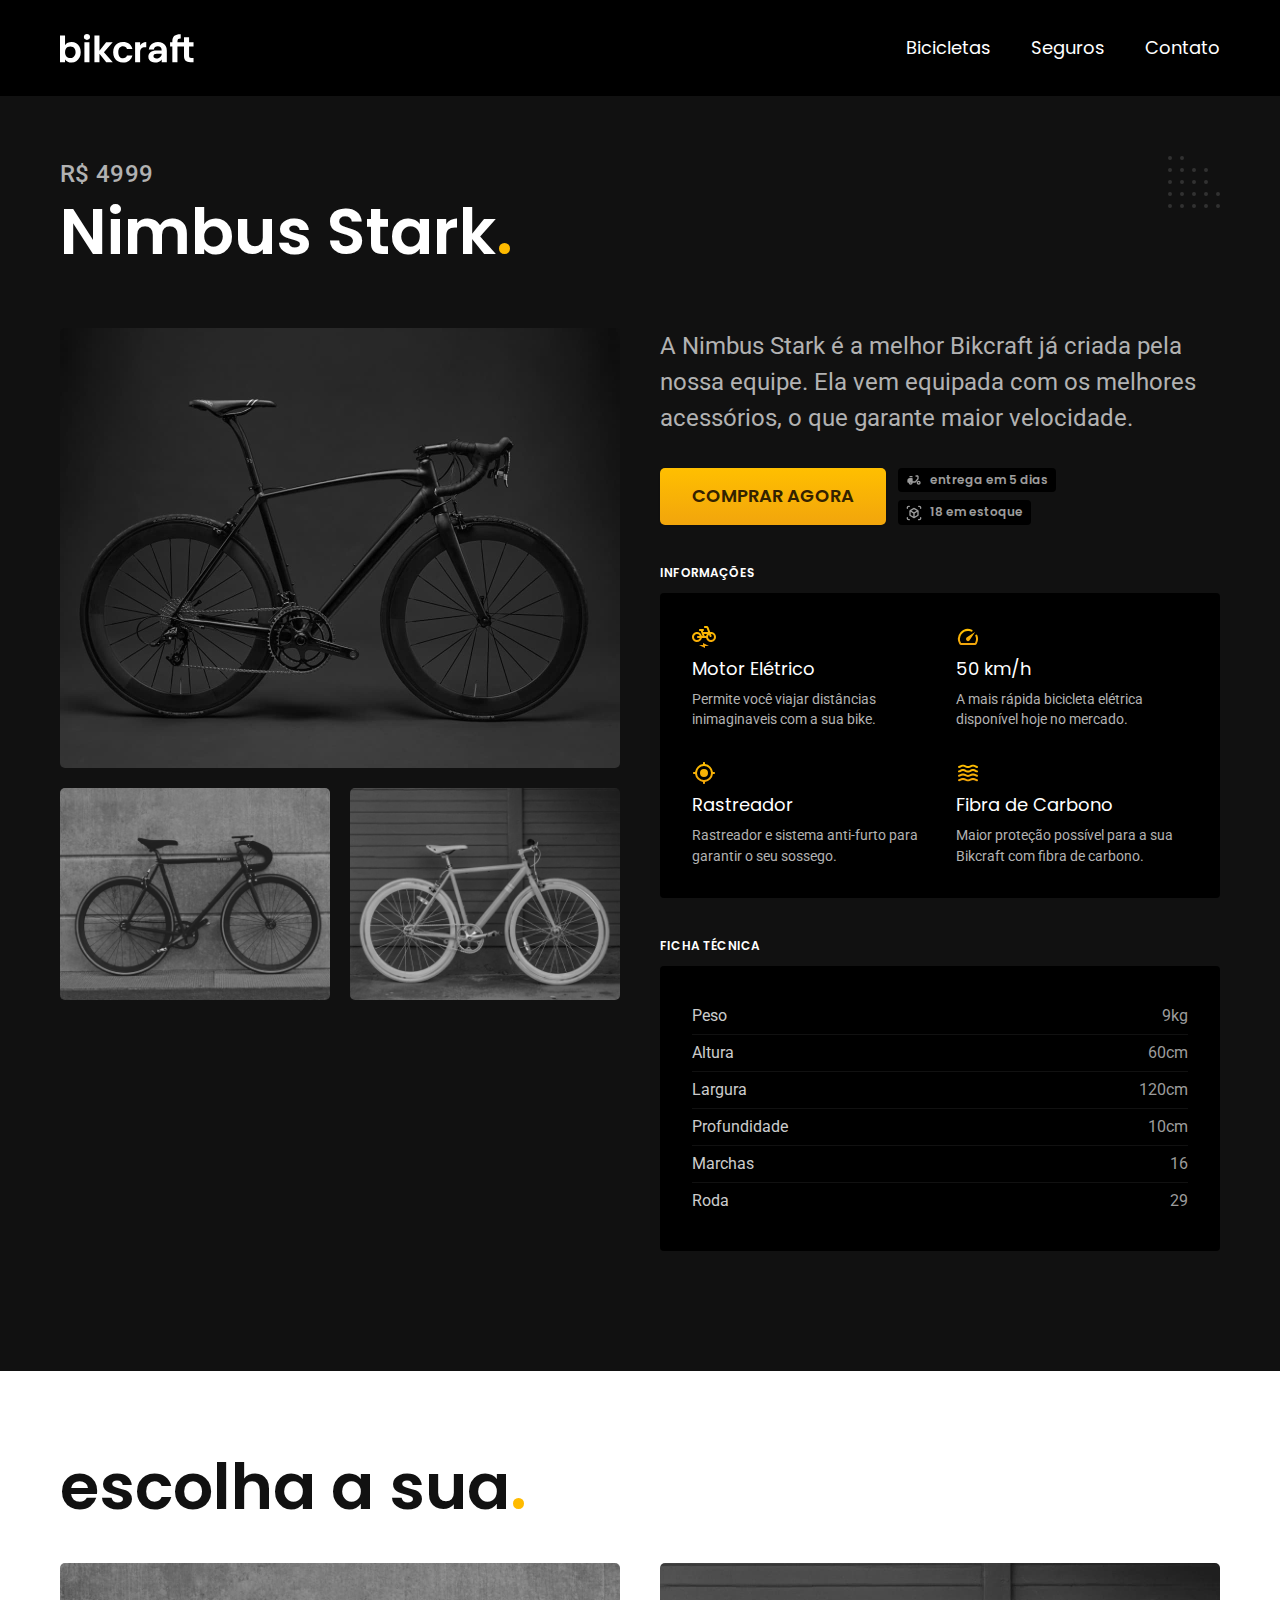
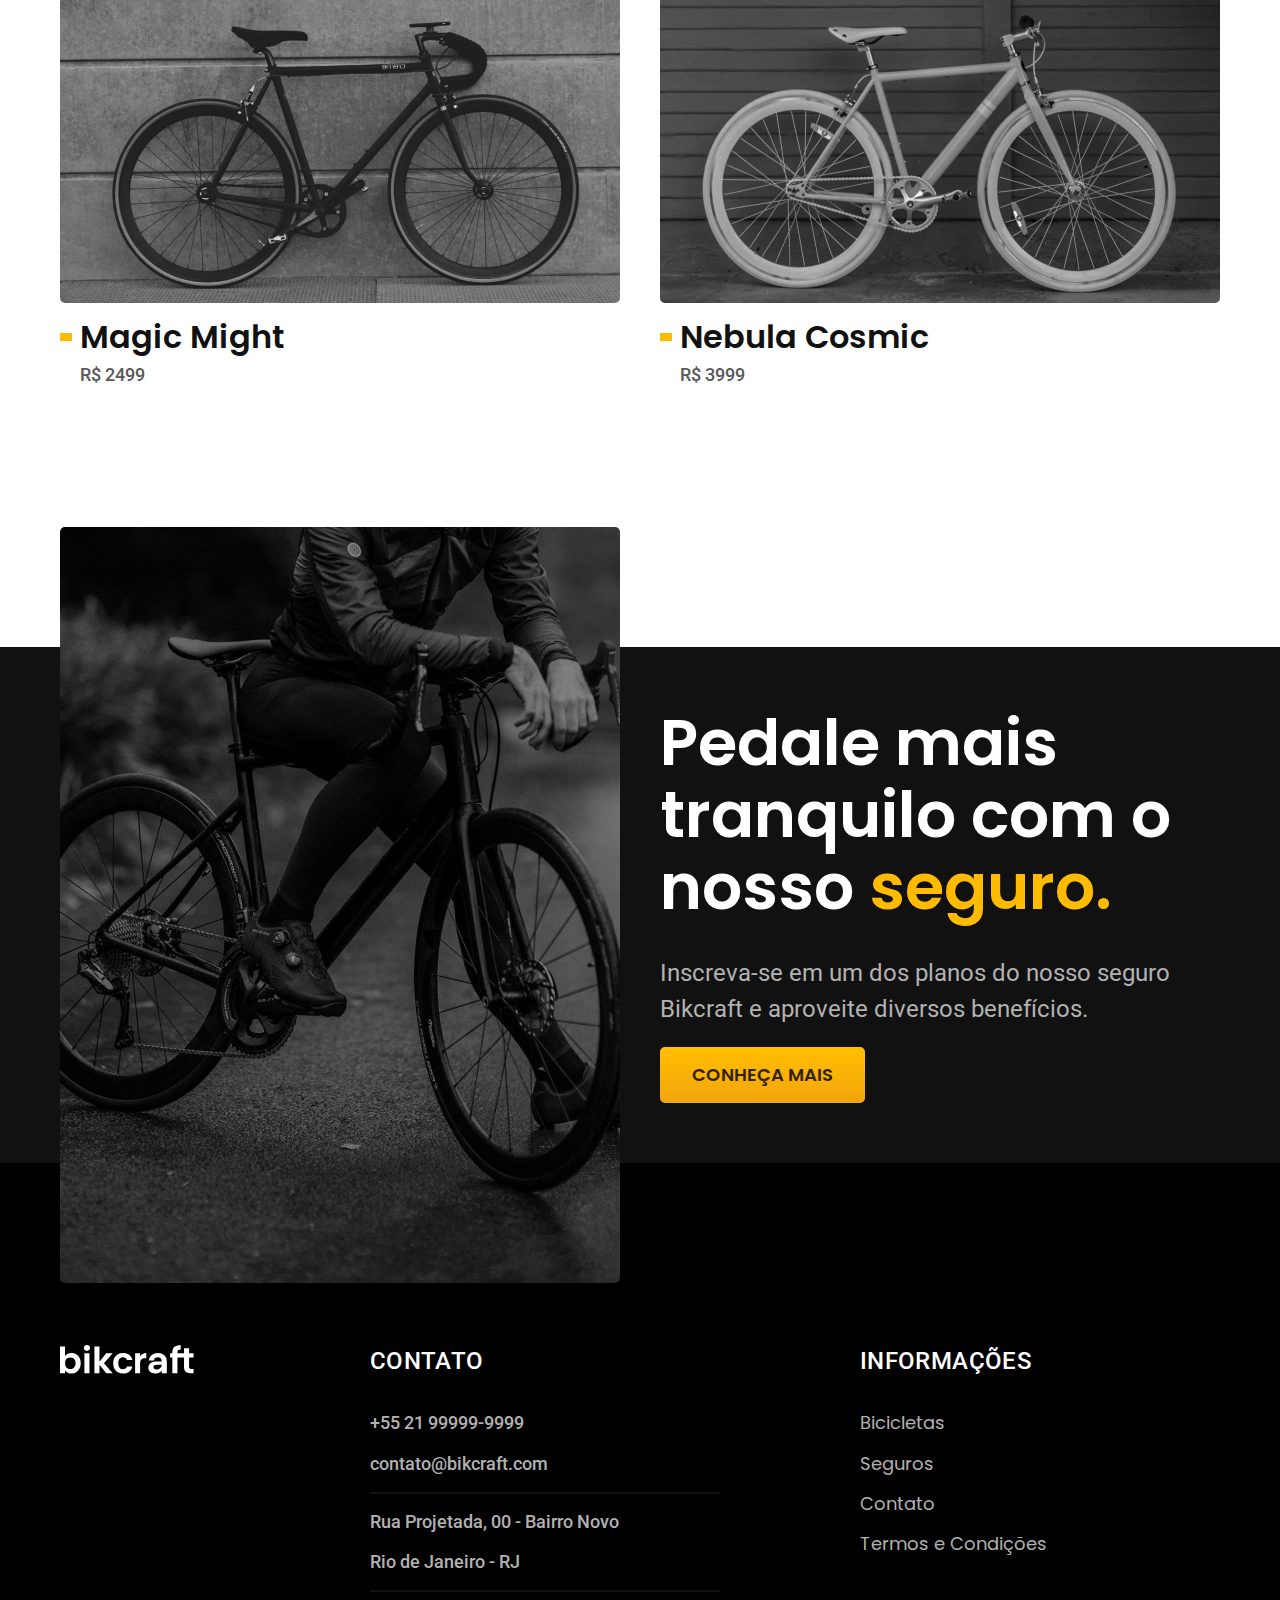
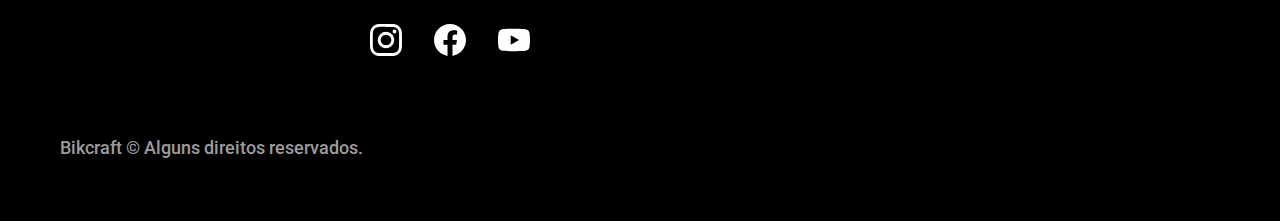
<file: bicicletas/nimbus.html>
<!DOCTYPE html>
<html lang="pt-br">
<head>
    <meta charset="UTF-8">
    <meta name="viewport" content="width=device-width, initial-scale=1.0">
    <title>Nimbus Stark | Bikcraft</title>
    <meta name="description" content="Termos e Condições | Bicicletas elétricas de alta precisão e qualidade, feitas sob medida para você.">

    <link rel="icon" href="../favicon.svg" type="image/svg+xml">
    <link rel="stylesheet" href="../css/style.min.css">
    <link rel="preconnect" href="https://fonts.googleapis.com">
    <link rel="preconnect" href="https://fonts.gstatic.com" crossorigin>
    <link href="https://fonts.googleapis.com/css2?family=Poppins:wght@400;600&family=Roboto:wght@400;500&display=swap" rel="stylesheet">
    <link rel="preconnect" href="https://fonts.googleapis.com">
    <link rel="preconnect" href="https://fonts.gstatic.com" crossorigin>
    <link href="https://fonts.googleapis.com/css2?family=Merriweather:ital,wght@1,900&display=swap" rel="stylesheet">
<script>document.documentElement.classList.add('js')</script>
</head>
<body id="bicicleta">
    <header class="header-bg">
    <div class="header container">
          <a href="../"><img src="../img/bikcraft.svg" alt="Bikcraft"></a>
        <nav aria-label="primaria">
          <ul class="header-menu font-6 cor-0">
            <li> <a href="../bicicletas.html">Bicicletas</a></li>
            <li> <a href="../seguros.html">Seguros</a></li>
            <li> <a href="../contato.html">Contato</a></li>
          </ul>
        </nav>
    </div>
</header>

<main class="titulo-bg">
    <div>
        <div class="titulo container">
            <p class="font-5 cor-5">R$ 4999</p>
            <h1 class="font-1 cor-0">Nimbus Stark<span class="cor-p1">.</span></h1>
        </div>
    <div class="bicicleta container">
        <div class="bicicleta-imagens">
            <img src="../img/bicicleta/nimbus1.jpg" alt="Bicicleta preta 1">
            <img src="../img/bicicleta/nimbus2.jpg" alt="Bicicleta preta 2">
            <img src="../img/bicicleta/nimbus3.jpg" alt="Bicicleta preta 3">
        </div>
        <div class="bicicleta-conteudo">
            <p class="font-4 cor-5">A Nimbus Stark é a melhor Bikcraft já criada pela nossa equipe. Ela vem equipada com os melhores acessórios, o que garante maior velocidade.</p>
            <div class="bicicleta-comprar">
                <a class="botao" href="../orcamento.html?tipo=bikcraft&produto=nimbus">Comprar Agora</a>
                <span class="font-12 cor-6"><img src="../img/icones/entrega.svg" alt=""> entrega em 5 dias</span>
                <span class="font-12 cor-6"><img src="../img/icones/estoque.svg" alt=""> 18 em estoque</span>
            </div>
            <h2 class="font-12 cor-0">Informações</h2>
            <ul class="bicicleta-informacoes">
                <li><img src="../img/icones/eletrica.svg" alt="">
                <h3 class="font-6 cor-0">Motor Elétrico</h3>
                <p class="font-11 cor-5">Permite você viajar distâncias inimaginaveis com a sua bike.</p>
                </li>
                <li><img src="../img/icones/velocidade.svg" alt="">
                <h3 class="font-6 cor-0">50 km/h</h3>
                <p class="font-11 cor-5">A mais rápida bicicleta elétrica disponível hoje no mercado.</p>
                </li>
                <li><img src="../img/icones/rastreador.svg" alt="">
                <h3 class="font-6 cor-0">Rastreador</h3>
                <p class="font-11 cor-5">Rastreador e sistema anti-furto para garantir o seu sossego.</p>
                </li>
                <li><img src="../img/icones/carbono.svg" alt="">
                <h3 class="font-6 cor-0">Fibra de Carbono</h3>
                <p class="font-11 cor-5">Maior proteção possível para a sua Bikcraft com fibra de carbono.</p>
                </li>
            </ul>
            <h2 class="font-12 cor-0">Ficha Técnica</h2>
            <ul class="bicicleta-ficha font-10 cor-4">
                <li>Peso <span>9kg</span></li>
                <li>Altura <span>60cm</span></li>
                <li>Largura <span>120cm</span></li>
                <li>Profundidade <span>10cm</span></li>
                <li>Marchas <span>16</span></li>
                <li>Roda <span>29</span></li>
            </ul>
        </div>
    </div>
</main>

<article class="bicicletas-lista container">
    <h2 class="font-1">escolha a sua<span class="cor-p1">.</span></h2>
        <ul>
            <li>
                <a href="./magic.html">
                <img src="../img/bicicletas/magic.jpg" alt="Bicicleta preta">
                <h3 class="font-2">Magic Might</h3>
                <span class="font-8 cor-8">R$ 2499</span>
            </a>
            </li>
            <li>
                <a href="./nebula.html">
                <img src="../img/bicicletas/nebula.jpg" alt="Bicicleta branca">
                <h3 class="font-2">Nebula Cosmic</h3>
                <span class="font-8 cor-8">R$ 3999</span>
            </a>
            </li>      
        </ul>
</article>

<article class="seguro-bg">
    <div class="seguro container">
        <div class="seguro-imagem">
        <img src="../img/fotos/seguros.jpg" alt="Pessoa parada em cima de uma bicicleta.">
        </div>
        <div class="seguro-conteudo">
        <h2 class="font-1 cor-0">Pedale mais tranquilo com o nosso <span class="cor-p1">seguro.</span></h2>
        <p class="font-4 cor-5">Inscreva-se em um dos planos do nosso seguro Bikcraft e aproveite diversos benefícios.</p>
        <a class="botao" href="../seguros.html">Conheça Mais</a>
    </div>
</div>
</article>

<footer class="footer-bg">
    <div class="footer container">
        <img src="../img/bikcraft.svg" alt="Bikcraft">
    <div class="footer-contato">
        <h3 class="font-5 cor-0">Contato</h3>
        <ul class="cor-5 font-8">
            <li>+55 21 99999-9999</li>
            <li>contato@bikcraft.com</li>
            <li>Rua Projetada, 00 - Bairro Novo</li>
            <li>Rio de Janeiro - RJ</li>
        </ul>
        <div class="footer-redes">
            <a href="./"><img src="../img/redes/instagram.svg" alt="Instagram"></a>
            <a href="./"><img src="../img/redes/facebook.svg" alt="Facebook"></a>
            <a href="./"><img src="../img/redes/youtube.svg" alt="Youtube"></a>
         </div>
        </div>
        <div class="footer-info">
            <h3 class="font-5 cor-0">Informações</h3>
            <nav>
                <ul class="font-6 cor-5">
                    <li><a href="../bicicletas.html">Bicicletas</a></li>
                    <li><a href="../seguros.html">Seguros</a></li>
                    <li><a href="../contato.html">Contato</a></li>
                    <li><a href="../termos.html">Termos e Condições</a></li>
                </ul>
            </nav>
        </div>
        <p class="footer-copy font-8 cor-6">Bikcraft © Alguns direitos reservados.</p>
    </div>
</footer>
    <script src="../js/script.js"></script>
</body>
</html>
</file>
<file: css/style.min.css>
body{margin:0;color:#111;font-family:Arial,Helvetica,sans-serif}blockquote,dd,h1,h2,h3,h4,p,ul{margin:0}ul{padding:0;list-style:none}a{text-decoration:none;color:inherit}.header-bg{background-color:var(--cor-12)}img{max-width:100%;height:auto;display:block}img[src$=".jpg"]{border-radius:5px}.font-1{font:600 4rem/1.125 Poppins,sans-serif}.font-1-b{font:600 3rem/1.125 Poppins,sans-serif}.font-2{font:600 2rem/1.125 Poppins,sans-serif}.font-3{font:600 1.5rem/1.5 Poppins,sans-serif}.font-4{font:400 1.5rem/1.5 Roboto,sans-serif}.font-5{font:500 1.5rem/1.5 Roboto,sans-serif;letter-spacing:.015em;text-transform:uppercase}.font-6{font:400 1.125rem/1.35 Poppins,sans-serif}.font-7{font:600 1.125rem/1.35 Poppins,sans-serif}.font-8{font:500 1.125rem/1.35 Roboto,sans-serif}.font-9{font:400 1rem/1.5 Poppins,sans-serif}.font-10{font:400 1rem/1.5 Roboto,sans-serif}.font-11{font:400 0.875rem/1.43 Roboto,sans-serif}.font-12{font:600 0.75rem/1.35 Poppins,sans-serif}@media (max-width:1200px){.font-1{font-size:3rem}.font-4,.font-5{font-size:1.125rem}}@media (max-width:800px){.font-2{font-size:2rem}}:root{--cor-p1:#ffbb00;--cor-p2:#e4a30b;--cor-p3:#a66f00;--cor-p4:#664400;--cor-p5:#332200;--cor-0:#ffffff;--cor-5:#b2b2b2;--cor-10:#2e2e2e;--cor-11:#111111;--cor-12:#000000;--cor-9:#404040;--cor-8:#595959;--cor-7:#717171;--cor-6:#9c9c9c;--cor-4:#cccccc;--cor-3:#dedede;--cor-2:#ededed;--cor-1:#f7f7f7}.cor-0{color:var(--cor-0)}.cor-1{color:var(--cor-1)}.cor-2{color:var(--cor-2)}.cor-3{color:var(--cor-3)}.cor-4{color:var(--cor-4)}.cor-5{color:var(--cor-5)}.cor-6{color:var(--cor-6)}.cor-7{color:var(--cor-7)}.cor-8{color:var(--cor-8)}.cor-9{color:var(--cor-9)}.cor-10{color:var(--cor-10)}.cor-11{color:var(--cor-11)}.cor-12{color:var(--cor-12)}.cor-p1{color:var(--cor-p1)}.cor-p2{color:var(--cor-p2)}.cor-p3{color:var(--cor-p3)}.cor-p4{color:var(--cor-p4)}.cor-p5{color:var(--cor-p5)}.header{display:flex;flex-wrap:wrap;gap:30px;justify-content:space-between;align-items:center;padding-top:20px;padding-bottom:20px}.header-menu{display:flex;flex-wrap:wrap;gap:40px}.header-menu a{display:inline-block;padding:16px 0;position:relative}.header-menu a::after{content:"";display:block;height:2px;width:0;background:var(--cor-0);margin-top:4px;transition:.2s;position:absolute}.header-menu a.ativo::after,.header-menu a:hover::after{width:100%}@media (max-width:800px){.header-menu{gap:20px}.header-menu a{background:var(--cor-11);padding:12px 16px;border-radius:5px;font-size:1rem}.header-menu a:hover{background:var(--cor-10)}.header a:after{display:none}}@media (max-width:600px){.header-menu{gap:12px}.header-menu a{padding:8px 12px;font-size:.875rem}}.footer-bg{background-color:var(--cor-12)}.footer{display:grid;grid-template-columns:3fr 5fr 4fr;gap:40px;padding-top:60px;padding-bottom:60px}.footer h3{margin-bottom:32px}.footer-contato ul{margin-bottom:32px}.footer-contato li:nth-child(2n):after{content:"";display:block;max-width:350px;height:2px;background:var(--cor-11);margin-top:16px}.footer li{margin-bottom:16px}.footer-redes{display:flex;gap:32px}.footer a:hover{color:var(--cor-0)}.footer-copy{grid-column:1/-1;margin-top:40px}@media (max-width:800px){.footer>img{display:none}.footer{grid-template-columns:1fr 1fr}}@media (max-width:600px){.footer>img{display:none}.footer{grid-template-columns:1fr;gap:60px}.footer-copy{margin-top:0}}.container{box-sizing:border-box;max-width:1200px;padding-left:20px;padding-right:20px;margin-left:auto;margin-right:auto}.botao{display:inline-block;padding:16px 32px;text-transform:uppercase;background:linear-gradient(#ffbf00,#f2a50c);border-radius:5px;box-shadow:0 1px 2px rgba(0,0,0,.1);color:var(--cor-p5);font:600 1.125rem/1.35 Poppins,sans-serif;max-width:max-content;border:none;cursor:pointer}.botao:hover{background:linear-gradient(#ffb60d,#e59317)}.botao.secundario{background:var(--cor-10);color:var(--cor-2)}.botao.secundario:hover{background:var(--cor-9)}.botao.seta{display:flex;align-items:center}.botao.seta::after{content:"";display:inline-block;width:18px;height:10px;margin-left:12px;background:url("../img/icones/seta.svg");transition:transform .2s}.botao.seta:hover::after{transform:translateX(4px)}@media (max-width:1200px){.botao{padding:12px 16px;font-size:1rem}}.link{display:inline-block;color:var(--cor-p1);font:500 1.5rem/1.5 Poppins,sans-serif;text-transform:uppercase}.link::after{content:"";display:block;width:100%;height:4px;background-color:currentColor}.link:hover{color:var(--cor-0)}.titulo-bg{padding-top:60px;padding-bottom:60px;background-color:var(--cor-11)}.titulo{background:url("../img/dec/top-right.svg") no-repeat top right 20px}.titulo p{margin-bottom:4px}@media (max-width:800px){.titulo{padding-top:40px;padding-bottom:40px}.titulo p{font-size:1rem;text-transform:uppercase;font-weight:400}}.form{display:grid;grid-template-columns:1fr 1fr;gap:20px}.form label{display:block;font:500 1rem/1.5 Poppins,sans-serif;margin-bottom:4px}.form .col-2{grid-column:span 2}.form input[type=email],.form input[type=text],.form textarea{font:400 1rem/1.5 Roboto,sans-serif;background:var(--cor-1);border:1px solid var(--cor-2);padding:12px;border-radius:4px;width:100%;box-sizing:border-box}.form input[type=email]:focus,.form input[type=text]:focus,.form textarea:focus{outline:0;border-color:var(--cor-p1);background:var(--cor-0)}@media (max-width:600px){.form{grid-template-columns:1fr}.form col-2{grid-column:1}}.introducao{display:grid;grid-template-columns:1fr 1fr;gap:0 40px}.introducao img{width:100%;height:100%;object-fit:cover}.introducao-bg{background:var(--cor-12) url("../img/dec/bottom-left.svg") no-repeat bottom 140px left 20px;box-shadow:inset 0 -120px var(--cor-0)}.introducao-conteudo{align-self:end;padding-bottom:200px}.introducao h1{margin-bottom:32px}.introducao p{margin-bottom:30px;color:var(--cor-5)}@media (max-width:800px){.introducao-bg{padding-top:40px;box-shadow:inset 0 -60px #fff}.introducao-conteudo{padding-bottom:0}.introducao{grid-template-columns:1fr;gap:32px}.introducao h1{margin-bottom:16px}.introducao img{width:100%}}.tecnologia-bg{background-color:var(--cor-11);box-shadow:inset 0 80px var(--cor-0),inset 0 -80px var(--cor-0)}.tecnologia{display:grid;grid-template-columns:1fr 1fr;gap:40px}.tecnologia-imagem img{width:100%;height:100%;object-fit:cover;object-position:left}.tecnologia-conteudo{padding-top:160px;padding-bottom:160px}.tecnologia-conteudo>span{display:block;margin-bottom:20px}.tecnologia-conteudo h2{margin-bottom:20px}.tecnologia-conteudo>p{margin-bottom:32px}.tecnologia-conteudo a{margin-bottom:80px}.tecnologia-vantagens{display:flex;gap:40px}.tecnologia-vantagens h3{margin-bottom:8px;width:max-content}.tecnologia-vantagens img{width:24px;margin-bottom:8px}@media (max-width:800px){.tecnologia-bg{box-shadow:initial}.tecnologia{grid-template-columns:1fr}.tecnologia-conteudo{padding-top:60px;padding-bottom:60px}.tecnologia-imagem{display:none}.tecnologia a{margin-bottom:60px}}@media (max-width:600px){.tecnologia-vantagens{flex-direction:column}}.parceiros{padding-top:80px;padding-bottom:120px}.parceiros h2{margin-bottom:60px}.parceiros ul{padding:0 20px;max-width:1400px;display:grid;grid-template-columns:repeat(4,1fr);margin:0 auto}.parceiros li{display:flex;padding:32px;border-left:2px solid var(--cor-2)}.parceiros img{margin:auto}.parceiros li:first-child,.parceiros li:nth-child(5){border-left:none}.parceiros li:nth-child(n+5){border-top:2px solid var(--cor-2)}@media (max-width:800px){.parceiros{padding-bottom:20px}.parceiros h2{margin-bottom:20px}.parceiros ul{grid-template-columns:repeat(2,1fr)}.parceiros li{padding:20px}.parceiros li:nth-child(n+3){border-top:2px solid var(--cor-2)}.parceiros li:nth-child(odd){border-left:none}}.depoimento{display:grid;grid-template-columns:1fr 1fr;background-color:var(--cor-p1);overflow:hidden}.depoimento img{width:100%;height:100%;object-fit:cover;border-radius:0}.depoimento-conteudo{padding:40px 40px 80px 80px;align-self:end;background:url("../img/dec/bottom-right-p.svg") no-repeat bottom 40px right 40px}.depoimento-conteudo p{max-width:32ch;font-family:Merriweather,serif;font-style:italic;font-weight:900;margin-bottom:32px;position:relative}.depoimento p::after,.depoimento p::before{font-size:5rem;color:var(--cor-p2);position:absolute}.depoimento p::before{content:'“';left:-50px;top:-20px}.depoimento p::after{content:'”'}@media (min-width:1200px){.depoimento img{max-height:560px}}@media (max-width:800px){.depoimento{grid-template-columns:1fr;text-align:center}.depoimento img{max-height:300px}.depoimento-conteudo{padding:40px 20px;justify-self:center}.depoimento p::after,.depoimento p::before{font-size:3rem}.depoimento p::before{left:-15px;top:-10px}}.bicicletas-lista{padding-top:80px;padding-bottom:120px}.bicicletas-lista h2{margin-bottom:40px}.bicicletas-lista ul{display:flex;gap:40px;padding:0 20px 20px 20px;max-width:1400px;margin-left:auto;margin-right:auto;overflow-x:auto}#bicicleta .bicicletas-lista ul{padding:0 0 20px 0}.bicicletas-lista li{flex:1;min-width:280px}.bicicletas-lista a{display:block}.bicicletas-lista img{margin-bottom:16px}.bicicletas-lista h3{margin-bottom:8px;display:flex;align-items:center}.bicicletas-lista h3::before{content:"";display:inline-block;width:12px;height:8px;margin-right:8px;background:#fb0;transition:width .2s}.bicicletas-lista a:hover h3::before{width:24px}.bicicletas-lista li span{padding-left:20px}@media (max-width:800px){.bicicletas-lista{padding-top:60px;padding-bottom:60px}.bicicletas-lista ul{gap:20px}}.bicicletas-bg{background-image:linear-gradient(to right,var(--cor-0) 28%,var(--cor-11) 0)}.bicicletas{display:grid;grid-template-columns:1fr 1fr;gap:40px;padding-top:60px;padding-bottom:60px;background:url("../img/dec/bottom-right.svg") no-repeat bottom 24px right 10px}.bicicletas-imagem{position:relative}.bicicletas-imagem span{background:var(--cor-12);display:inline-block;padding:8px 16px 8px 8px;position:absolute;top:20px;right:0;border-radius:5px 0 0 5px}.bicicletas-conteudo{display:grid;grid-template-columns:1fr 1fr;align-content:start}.bicicletas h2,p{grid-column:1/-1}.bicicletas h2{margin-bottom:20px}.bicicletas h2::before{content:"";display:block;width:12px;height:8px;background-color:var(--cor-p1);margin-bottom:8px}.bicicletas p{margin-bottom:32px}.bicicletas a{place-self:end}.bicicletas li{display:flex;align-items:center}.bicicletas li+li{margin-top:12px}.bicicletas-conteudo img{width:24px;margin-right:8px}@media (max-width:800px){.bicicletas{grid-template-columns:1fr;gap:20px;padding-top:40px;padding-bottom:40px}.bicicletas-bg{background:var(--cor-11)}}@media (max-width:600px){.bicicletas-conteudo{grid-template-columns:1fr}.bicicletas ul{font-size:1rem;display:grid;grid-template-columns:1fr 1fr;margin-bottom:32px}.bicicletas a{place-self:start}}.bicicleta{display:grid;grid-template-columns:1fr 1fr;align-items:start;gap:40px;padding-top:60px;padding-bottom:60px}#bicicleta .titulo p{text-transform:uppercase}.bicicleta-imagens{display:flex;flex-wrap:wrap;gap:20px}.bicicleta-imagens img{flex:1;min-width:200px}.bicicleta-imagens img:first-child{min-width:100%}.bicicleta-conteudo>p{margin-bottom:32px}.bicicleta-comprar{display:grid;grid-template-columns:max-content auto;align-items:center;justify-items:start;gap:8px 12px;margin-bottom:40px}.bicicleta-comprar a{grid-row:span 2}.bicicleta-comprar span{display:flex;align-items:center;background-color:var(--cor-12);padding:4px 8px;gap:8px;border-radius:4px}.bicicleta-conteudo h2{text-transform:uppercase;letter-spacing:.015em;margin-bottom:12px}.bicicleta-ficha,.bicicleta-informacoes{padding:32px;background-color:var(--cor-12);border-radius:4px}.bicicleta-informacoes{margin-bottom:40px;display:grid;grid-template-columns:1fr 1fr;gap:32px}.bicicleta-informacoes img{max-width:24px;margin-bottom:8px}.bicicleta-informacoes h3{margin-bottom:8px}.bicicleta-ficha li{padding:6px 0;display:flex;justify-content:space-between;border-bottom:1px solid var(--cor-11)}.bicicleta-ficha li:last-child{border-bottom:none}.bicicleta-ficha span{color:var(--cor-6)}@media (max-width:800px){.bicicleta{grid-template-columns:1fr;padding-top:20px;padding-bottom:20px}.bicicleta-imagens{grid-row:1}.bicicletas-lista h3{font-size:1.5rem}}@media (max-width:400px){.bicicleta{grid-template-columns:1fr}.bicicleta-comprar{grid-template-columns:1fr}}.seguro-bg{background-color:var(--cor-11);box-shadow:inset 0 120px var(--cor-0),inset 0 -120px var(--cor-12)}.seguro{display:grid;grid-template-columns:1fr 1fr;gap:40px}.seguro-imagem img{width:100%;height:100%;object-fit:cover}.seguro-conteudo{padding-top:180px;padding-bottom:180px}.seguro h2{margin-bottom:32px}.seguro p{margin-bottom:20px}@media (max-width:800px){.seguro-bg{box-shadow:inset 0 -60px var(--cor-12)}.seguro{grid-template-columns:1fr}.seguro-conteudo{grid-row:1;padding-top:40px;padding-bottom:0}}.seguros-bg{background:var(--cor-11)}.seguros{padding-top:60px;padding-bottom:60px;display:grid;grid-template-columns:1fr 1fr;gap:40px;align-items:center}#seguros .seguros{padding-top:0}.seguros h2{grid-column:1/-1}.seguros-item{background-color:var(--cor-12);padding:32px 32px 32px 60px;display:grid;grid-template-columns:1fr auto;border-radius:5px}.seguros-item h3{margin-bottom:40px}.seguros-item span{grid-column:2;display:block;text-align:right}.seguros-item ul{grid-column:1/-1;margin-bottom:32px}.seguros-item li{display:flex;align-items:center;position:relative}.seguros-item li+li{margin-top:20px}.seguros-item li::before{content:"";display:block;width:13px;height:9px;background-image:url("../img/icones/lista.svg");position:absolute;left:-21px}.seguros-item a{grid-column:1/-1}@media (max-width:800px){.seguros{grid-template-columns:1fr}}.perguntas{padding-top:120px;padding-bottom:120px}.perguntas h2{margin-bottom:60px}.perguntas dl>div{padding:20px;border-radius:5px}.perguntas dl>div:nth-child(odd){background-color:var(--cor-2)}.perguntas button{display:grid;grid-template-columns:auto 1fr auto;align-items:center;gap:8px;cursor:pointer;border:none;background:0 0;width:100%;text-align:left}.perguntas button::before{content:"";display:inline-block;width:12px;height:6px;background:var(--cor-p1)}.perguntas button::after{content:"";display:block;width:14px;height:6px;background:url("../img/icones/seta-abrir.svg") no-repeat right;transition:.3s}.perguntas button:hover::after,.perguntas button[aria-expanded=true]::after{transform:rotate(180deg)}.js .perguntas dd{display:none}.js .perguntas dd.ativa{display:block}.perguntas dd{padding-left:20px;padding-top:16px;max-width:80ch}@media (max-width:800px){.perguntas{padding-top:60px;padding-bottom:60px}.perguntas h2{margin-bottom:40px}}.vantagens-bg{background-color:var(--cor-12)}.vantagens{padding-top:120px;padding-bottom:120px}.vantagens h2{margin-bottom:60px}.vantagens ul{display:grid;grid-template-columns:repeat(auto-fit,minmax(280px,max-content));gap:40px 80px}@media (max-width:800px){.vantagens{padding-top:60px;padding-bottom:60px}.vantagens h2{margin-bottom:40px}.vantagens ul{gap:20px}}#contato{background:linear-gradient(var(--cor-11) 600px,var(--cor-1) 0)}.contato{display:grid;grid-template-columns:5fr 7fr}.contato-dados,.contato-formulario{padding:60px;box-shadow:0 1px 2px rgba(0,0,0,.1)}.contato-dados{border-radius:5px 0 0 5px;background:var(--cor-12) url("../img/dec/bottom-left.svg") no-repeat bottom 20px left 20px}.contato-formulario{border-radius:0 5px 5px 0;background:var(--cor-0) url("../img/dec/bottom-right.svg") no-repeat bottom 20px right 20px}.contato-dados h2{margin-bottom:60px}.contato-endereco{margin-bottom:32px;padding-left:28px;background:url("../img/icones/local.svg") no-repeat 0 2px}.contato-endereco p{margin-bottom:8px}.contato-meios a{display:block;max-width:max-content;margin-bottom:8px;padding-left:28px}.contato-meios a:hover{color:var(--cor-0)}.contato-meios a:first-child{background:url("../img/icones/email.svg") no-repeat 0 2px}.contato-meios a:nth-child(2){margin-bottom:32px}.contato-meios a:nth-child(3){background:url("../img/icones/telefone.svg") no-repeat 0 2px;margin-bottom:60px}.contato-redes{display:flex;gap:32px;padding-left:28px}@media (max-width:800px){.contato{grid-template-columns:1fr}.contato-dados,.contato-formulario{padding:20px}.contato-dados{border-radius:5px 5px 0 0;background:var(--cor-12)}.contato-formulario{border-radius:0 0 5px 5px}.contato-dados h2,.contato-meios a:nth-child(3){margin-bottom:32px}.contato-redes{margin-bottom:12px}}.lojas{display:grid;grid-template-columns:1fr 1fr;gap:0 40px;padding-top:120px;padding-bottom:120px}.lojas h2{grid-column:1/-1;margin-bottom:60px}.lojas-item{border-radius:4px;background:var(--cor-0);box-shadow:0 1px 2px rgba(0,0,0,.1)}.lojas-conteudo{display:grid;grid-template-columns:1fr 1fr;gap:32px 16px;padding:32px}.lojas-conteudo h3,.lojas-tempo{grid-column:1/-1}.lojas-dados{display:grid;gap:8px;border-left:2px solid var(--cor-2);padding-left:12px}.lojas-tempo{display:flex;align-items:center;gap:8px}@media (max-width:800px){.lojas{gap:20px;padding-top:60px;padding-bottom:60px}.lojas h2{margin-bottom:32px}.lojas-conteudo{grid-template-columns:1fr}}@media (max-width:600px){.lojas{grid-template-columns:1fr}}#orcamento{background-image:linear-gradient(var(--cor-11) 700px,var(--cor-1) 0)}.orcamento{display:grid;grid-template-columns:5fr 7fr;padding-bottom:120px}.orcamento h2{text-transform:uppercase;display:flex;position:relative;align-items:center}.orcamento h2::before{content:"";display:inline-block;width:4px;height:8px;background-color:var(--cor-p1);position:absolute;margin-right:8px;left:-12px}.orcamento-dados,.orcamento-produto{padding:60px;box-shadow:0 1px 2px rgba(0,0,0,.1)}.orcamento-produto{border-radius:5px 0 0 5px;background:var(--cor-12) url("../img/dec/bottom-left.svg") no-repeat bottom 20px left 20px;display:grid;grid-template-columns:1fr 1fr;gap:20px;align-content:start}.orcamento-produto>*{grid-column:1/-1}.orcamento-produto>label{grid-column:initial}.orcamento-produto label{font:400 1rem/1.5 Poppins,sans-serif;color:var(--cor-4);background-color:var(--cor-10);display:block;padding:12px 16px;border-radius:4px;cursor:pointer;display:grid;grid-template-columns:auto 1fr auto;align-items:center}.orcamento-produto input:checked+label{background:var(--cor-0);color:var(--cor-11)}.orcamento-produto label::before{content:"";display:inline-block;box-sizing:border-box;width:12px;height:12px;border:1px solid var(--cor-6);border-radius:50%;margin-right:8px}.orcamento-produto input:checked+label::before{border-color:var(--cor-7);box-shadow:inset 0 0 0 1px var(--cor-0),inset 0 0 0 6px var(--cor-p1)}.orcamento-produto label:hover{background-color:var(--cor-9)}.orcamento-produto label span{display:none}.orcamento-produto input:checked+label span{display:inline-block}.orcamento-produto input{opacity:0;position:absolute;pointer-events:none}.orcamento-dados{border-radius:0 5px 5px 0;background:var(--cor-0) url("../img/dec/bottom-right.svg") no-repeat bottom 20px right 20px}.orcamento-conteudo{display:none}.orcamento-conteudo h2,.orcamento-conteudo h2:nth-last-of-type(n+2){margin-top:20px}#bikcraft:checked~#orcamento-bikcraft,#seguro:checked~#orcamento-seguro{display:grid;gap:20px}.orcamento-detalhes{display:none;background:var(--cor-0);padding:20px;grid-template-columns:1fr 1fr;border-radius:4px;align-items:center}.orcamento-detalhes li{display:flex;align-items:center;margin-bottom:8px}.orcamento-detalhes li img{width:16px;margin-right:8px}.orcamento-produto input:checked+label+.orcamento-detalhes{display:grid}@media (max-width:1200px){.orcamento-dados,.orcamento-produto{padding:32px}}@media (max-width:800px){.orcamento{grid-template-columns:1fr}.orcamento-produto{border-radius:5px 5px 0 0;background:var(--cor-12)}.orcamento-dados{border-radius:0 0 5px 5px}}@media (max-width:400px){.orcamento-produto{grid-template-columns:1fr}}.termos{padding-top:80px;padding-bottom:80px}.termos h2{font-weight:600;margin-bottom:20px}.termos p+h2{margin-top:40px}.termos p{max-width:75ch;margin-bottom:24px}
</file>
